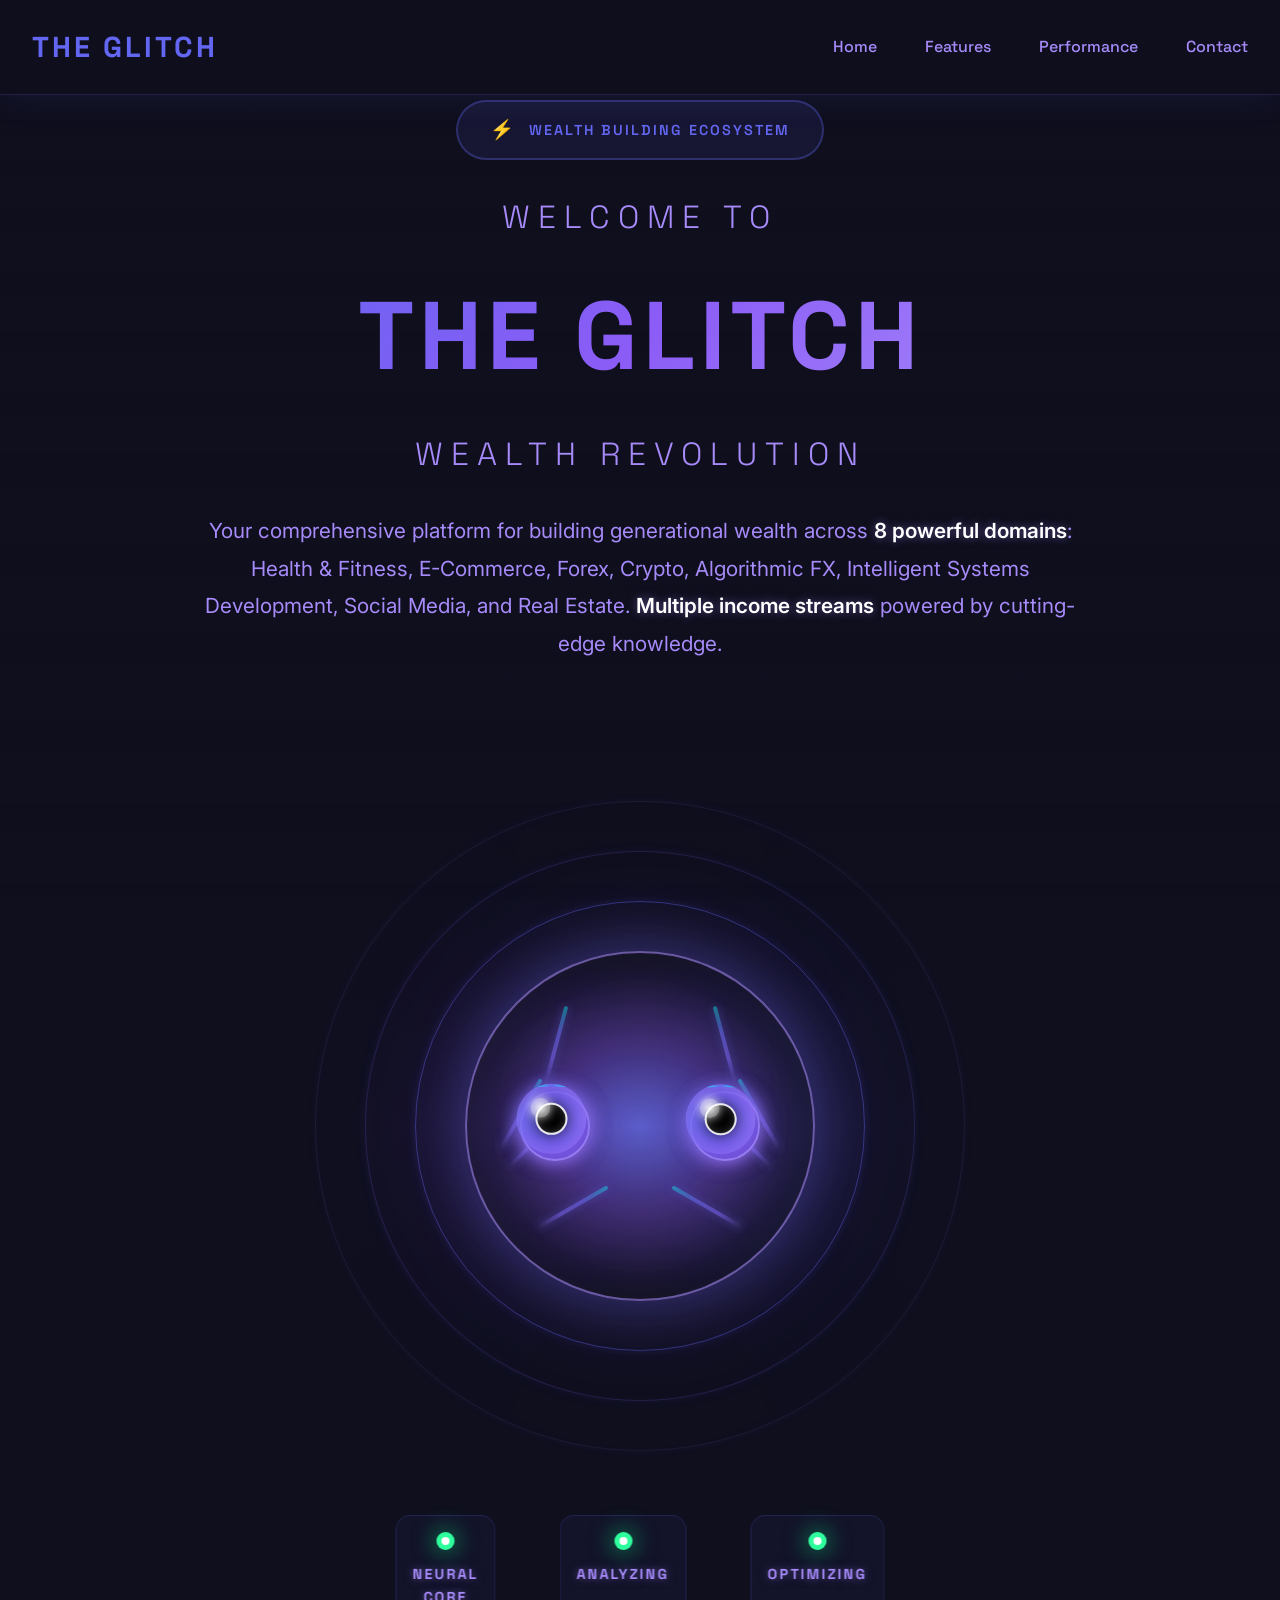
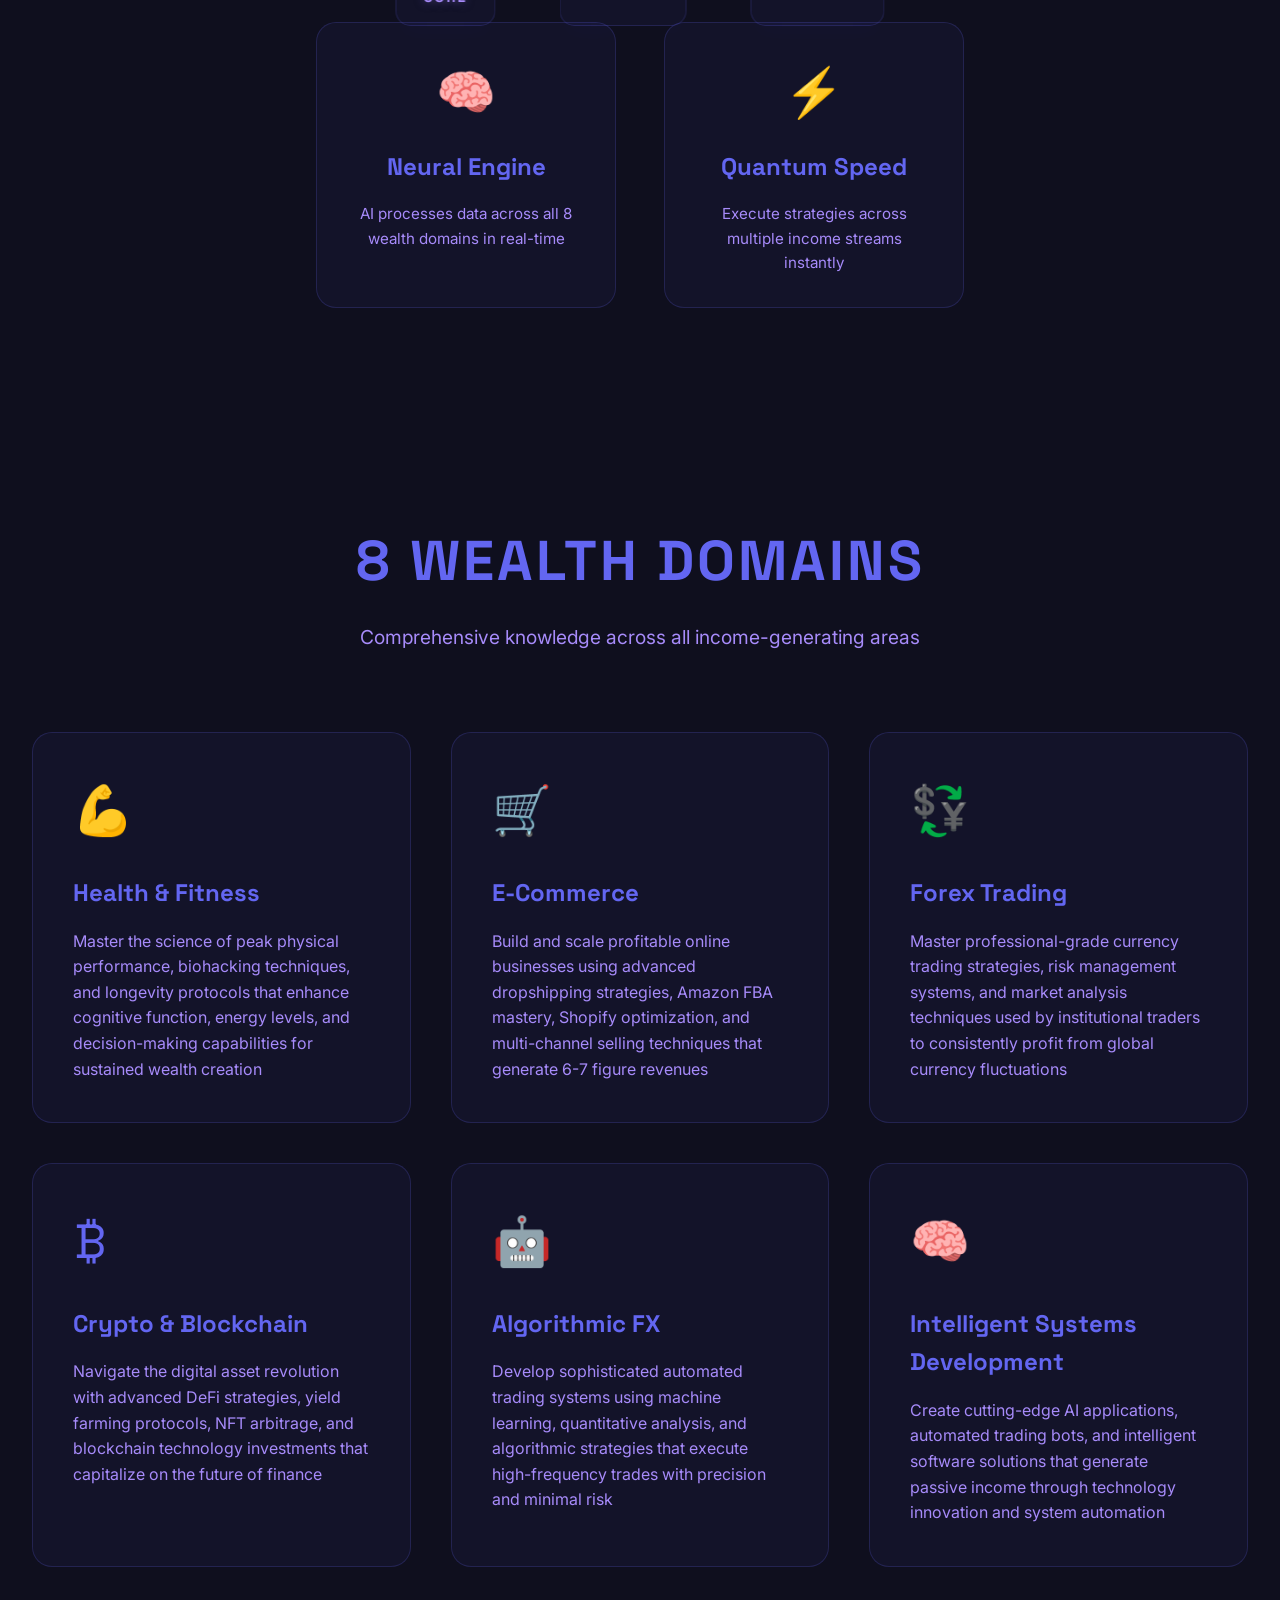
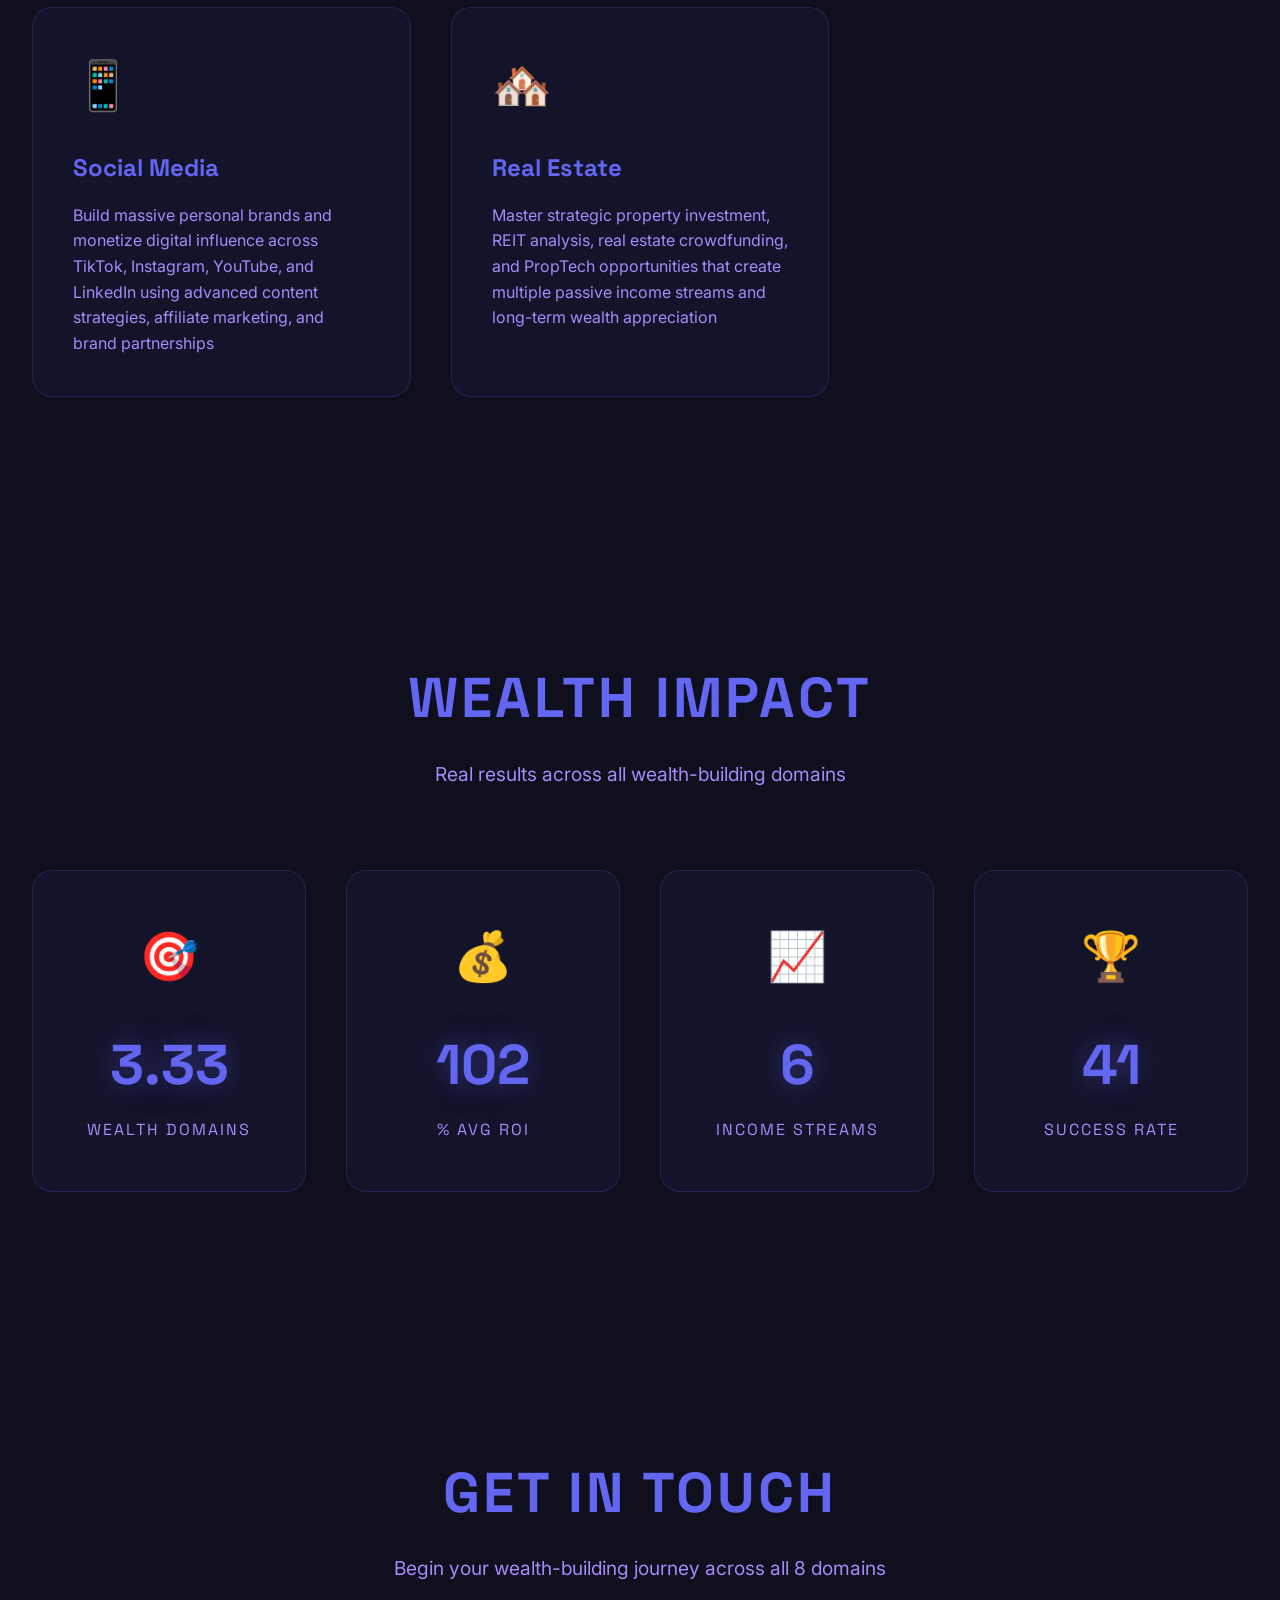
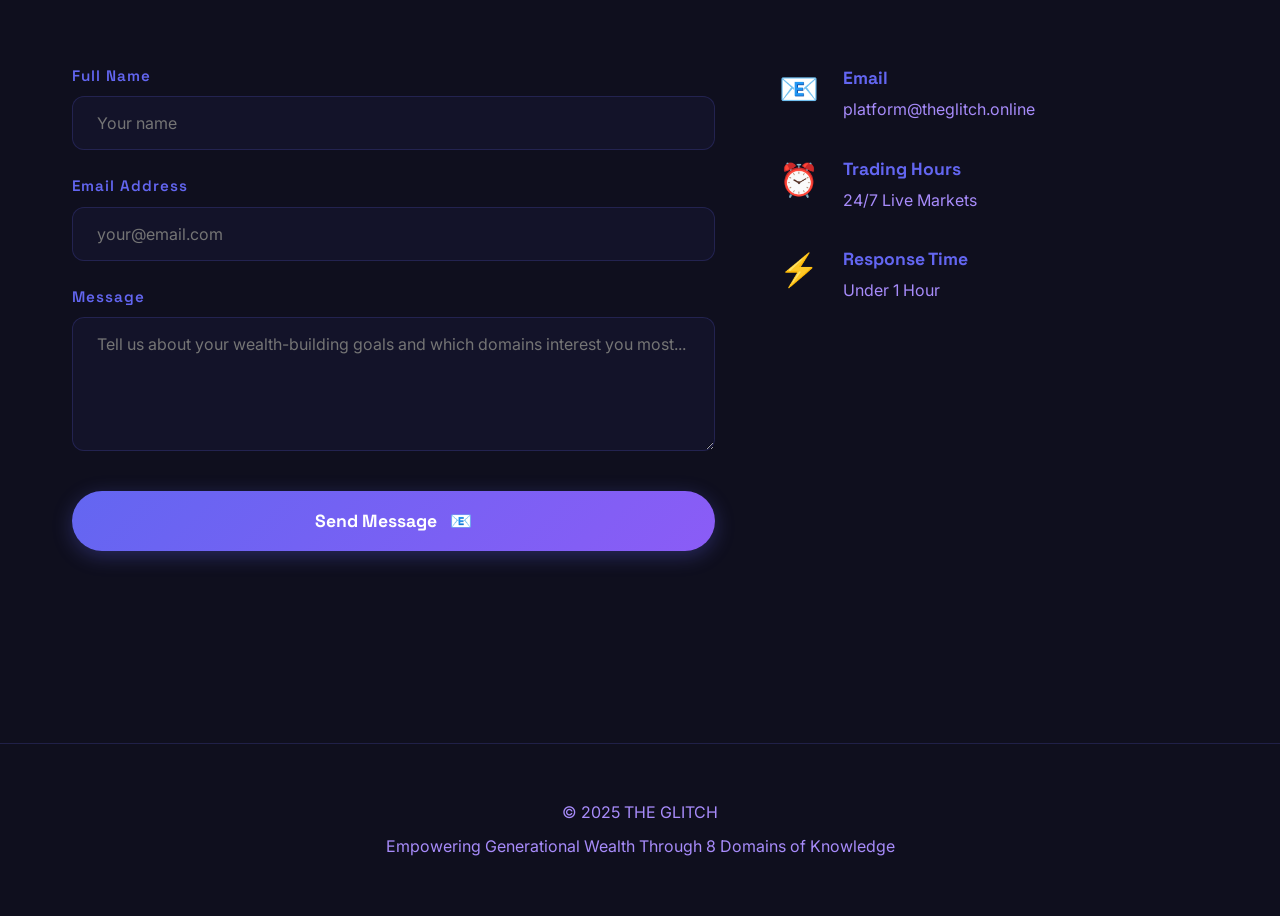
<file: index.html>
<!DOCTYPE html>
<html lang="en">
<head>
    <meta charset="UTF-8">
    <meta name="viewport" content="width=device-width, initial-scale=1.0">
    <title>THE GLITCH - AI Trading Revolution</title>
    <link rel="preconnect" href="https://fonts.googleapis.com">
    <link rel="preconnect" href="https://fonts.gstatic.com" crossorigin>
    <link href="https://fonts.googleapis.com/css2?family=Space+Grotesk:wght@300;400;500;600;700&family=Inter:wght@300;400;500;600;700;800;900&display=swap" rel="stylesheet">
    <link rel="stylesheet" href="styles.css">
</head>
<body>
    <!-- Navigation -->
    <nav class="navbar">
        <div class="nav-content">
            <div class="logo-container">
                <span class="logo glitch-text" data-text="THE GLITCH">THE GLITCH</span>
            </div>
            <div class="nav-links">
                <a href="#home" class="nav-link">Home</a>
                <a href="#features" class="nav-link">Features</a>
                <a href="#stats" class="nav-link">Performance</a>
                <a href="#contact" class="nav-link">Contact</a>
            </div>
        </div>
    </nav>

    <!-- Gradient Overlay -->
    <div class="gradient-overlay"></div>

    <!-- Main Container -->
    <div class="main-container">
        
        <!-- Hero Section with Centered AI -->
        <section id="home" class="hero-section">
            <div class="hero-content">
                <div class="hero-text fade-in-up">
                    <div class="badge glitch-text" data-text="WEALTH BUILDING ECOSYSTEM">
                        <span class="badge-icon">⚡</span>
                        WEALTH BUILDING ECOSYSTEM
                    </div>
                    <h1 class="hero-title">
                        <span class="title-line">WELCOME TO</span>
                        <span class="title-main glitch-text" data-text="THE GLITCH">THE GLITCH</span>
                        <span class="title-line">WEALTH REVOLUTION</span>
                    </h1>
                    <p class="hero-description">
                        Your comprehensive platform for building generational wealth across 
                        <span class="highlight">8 powerful domains</span>: Health & Fitness, E-Commerce, 
                        Forex, Crypto, Algorithmic FX, Intelligent Systems Development, Social Media, and Real Estate. 
                        <span class="highlight">Multiple income streams</span> powered by cutting-edge knowledge.
                    </p>
                </div>

                <!-- MASSIVE AI HEAD - CENTER OF EVERYTHING -->
                <div class="ai-showcase fade-in-scale">
                    <div class="ai-container">
                        
                        <!-- Simple AI Head with Eyes and Circles -->
                        <div class="ai-head-container">
                            <!-- Orbital Rings -->
                            <div class="orbital-rings">
                                <div class="ring ring-1"></div>
                                <div class="ring ring-2"></div>
                                <div class="ring ring-3"></div>
                            </div>
                            
                            <!-- AI Head Core -->
                            <div class="ai-head-core">
                                <!-- Eyes -->
                                <div class="eyes">
                                    <div class="eye">
                                        <div class="eye-outer"></div>
                                        <div class="eye-iris">
                                            <div class="eye-pupil"></div>
                                            <div class="eye-glare"></div>
                                            <div class="eye-scanner"></div>
                                        </div>
                                    </div>
                                    <div class="eye">
                                        <div class="eye-outer"></div>
                                        <div class="eye-iris">
                                            <div class="eye-pupil"></div>
                                            <div class="eye-glare"></div>
                                            <div class="eye-scanner"></div>
                                        </div>
                                    </div>
                                </div>
                                
                                <!-- Data Streams -->
                                <div class="data-streams">
                                    <div class="stream stream-1"></div>
                                    <div class="stream stream-2"></div>
                                    <div class="stream stream-3"></div>
                                    <div class="stream stream-4"></div>
                                    <div class="stream stream-5"></div>
                                    <div class="stream stream-6"></div>
                                    <div class="stream stream-7"></div>
                                    <div class="stream stream-8"></div>
                                </div>
                            </div>
                            
                            <!-- Status Display -->
                            <div class="ai-status">
                                <div class="status-item">
                                    <div class="status-dot active"></div>
                                    <span>NEURAL CORE</span>
                                </div>
                                <div class="status-item">
                                    <div class="status-dot active"></div>
                                    <span>ANALYZING</span>
                                </div>
                                <div class="status-item">
                                    <div class="status-dot active"></div>
                                    <span>OPTIMIZING</span>
                                </div>
                            </div>
                        </div>
                    </div>
                    

                        <!-- AI Info Cards -->
                        <div class="ai-info-cards">
                            <div class="info-card fade-in-left">
                                <div class="card-icon">🧠</div>
                                <h3>Neural Engine</h3>
                                <p>AI processes data across all 8 wealth domains in real-time</p>
                            </div>
                            <div class="info-card fade-in-right">
                                <div class="card-icon">⚡</div>
                                <h3>Quantum Speed</h3>
                                <p>Execute strategies across multiple income streams instantly</p>
                            </div>
                        </div>
                </div>
            </div>
        </section>

        <!-- Features Section -->
        <section id="features" class="features-section">
            <div class="section-header fade-in-up">
                <h2 class="section-title glitch-text" data-text="8 WEALTH DOMAINS">8 WEALTH DOMAINS</h2>
                <p class="section-subtitle">Comprehensive knowledge across all income-generating areas</p>
            </div>
            
            <div class="features-grid">
                <div class="feature-card fade-in-up" style="animation-delay: 0.1s">
                    <div class="feature-icon">💪</div>
                    <h3>Health & Fitness</h3>
                    <p>Master the science of peak physical performance, biohacking techniques, and longevity protocols that enhance cognitive function, energy levels, and decision-making capabilities for sustained wealth creation</p>
                    <div class="feature-glow"></div>
                </div>
                
                <div class="feature-card fade-in-up" style="animation-delay: 0.2s">
                    <div class="feature-icon">🛒</div>
                    <h3>E-Commerce</h3>
                    <p>Build and scale profitable online businesses using advanced dropshipping strategies, Amazon FBA mastery, Shopify optimization, and multi-channel selling techniques that generate 6-7 figure revenues</p>
                    <div class="feature-glow"></div>
                </div>
                
                <div class="feature-card fade-in-up" style="animation-delay: 0.3s">
                    <div class="feature-icon">💱</div>
                    <h3>Forex Trading</h3>
                    <p>Master professional-grade currency trading strategies, risk management systems, and market analysis techniques used by institutional traders to consistently profit from global currency fluctuations</p>
                    <div class="feature-glow"></div>
                </div>
                
                <div class="feature-card fade-in-up" style="animation-delay: 0.4s">
                    <div class="feature-icon">₿</div>
                    <h3>Crypto & Blockchain</h3>
                    <p>Navigate the digital asset revolution with advanced DeFi strategies, yield farming protocols, NFT arbitrage, and blockchain technology investments that capitalize on the future of finance</p>
                    <div class="feature-glow"></div>
                </div>
                
                <div class="feature-card fade-in-up" style="animation-delay: 0.5s">
                    <div class="feature-icon">🤖</div>
                    <h3>Algorithmic FX</h3>
                    <p>Develop sophisticated automated trading systems using machine learning, quantitative analysis, and algorithmic strategies that execute high-frequency trades with precision and minimal risk</p>
                    <div class="feature-glow"></div>
                </div>
                
                <div class="feature-card fade-in-up" style="animation-delay: 0.6s">
                    <div class="feature-icon">🧠</div>
                    <h3>Intelligent Systems Development</h3>
                    <p>Create cutting-edge AI applications, automated trading bots, and intelligent software solutions that generate passive income through technology innovation and system automation</p>
                    <div class="feature-glow"></div>
                </div>
                
                <div class="feature-card fade-in-up" style="animation-delay: 0.7s">
                    <div class="feature-icon">📱</div>
                    <h3>Social Media</h3>
                    <p>Build massive personal brands and monetize digital influence across TikTok, Instagram, YouTube, and LinkedIn using advanced content strategies, affiliate marketing, and brand partnerships</p>
                    <div class="feature-glow"></div>
                </div>
                
                <div class="feature-card fade-in-up" style="animation-delay: 0.8s">
                    <div class="feature-icon">🏘️</div>
                    <h3>Real Estate</h3>
                    <p>Master strategic property investment, REIT analysis, real estate crowdfunding, and PropTech opportunities that create multiple passive income streams and long-term wealth appreciation</p>
                    <div class="feature-glow"></div>
                </div>
            </div>
        </section>

        <!-- Stats Section -->
        <section id="stats" class="stats-section">
            <div class="section-header fade-in-up">
                <h2 class="section-title glitch-text" data-text="WEALTH IMPACT">WEALTH IMPACT</h2>
                <p class="section-subtitle">Real results across all wealth-building domains</p>
            </div>
            
            <div class="stats-grid">
                <div class="stat-card fade-in-up" style="animation-delay: 0.1s">
                    <div class="stat-icon">🎯</div>
                    <div class="stat-number" data-target="8">0</div>
                    <div class="stat-label">Wealth Domains</div>
                    <div class="stat-glow"></div>
                </div>
                
                <div class="stat-card fade-in-up" style="animation-delay: 0.2s">
                    <div class="stat-icon">💰</div>
                    <div class="stat-number" data-target="247">0</div>
                    <div class="stat-label">% Avg ROI</div>
                    <div class="stat-glow"></div>
                </div>
                
                <div class="stat-card fade-in-up" style="animation-delay: 0.3s">
                    <div class="stat-icon">📈</div>
                    <div class="stat-number" data-target="15">0</div>
                    <div class="stat-label">Income Streams</div>
                    <div class="stat-glow"></div>
                </div>
                
                <div class="stat-card fade-in-up" style="animation-delay: 0.4s">
                    <div class="stat-icon">🏆</div>
                    <div class="stat-number" data-target="99.9">0</div>
                    <div class="stat-label">Success Rate</div>
                    <div class="stat-glow"></div>
                </div>
            </div>
        </section>

        <!-- Contact Section -->
        <section id="contact" class="contact-section">
            <div class="section-header fade-in-up">
                <h2 class="section-title glitch-text" data-text="GET IN TOUCH">GET IN TOUCH</h2>
                <p class="section-subtitle">Begin your wealth-building journey across all 8 domains</p>
            </div>
            
            <div class="contact-container">
                <div class="contact-form-wrapper fade-in-up">
                    <form id="contactForm" class="contact-form">
                        <div class="form-group">
                            <label>Full Name</label>
                            <input type="text" id="name" name="name" required placeholder="Your name">
                        </div>
                        
                        <div class="form-group">
                            <label>Email Address</label>
                            <input type="email" id="email" name="email" required placeholder="your@email.com">
                        </div>
                        
                        <div class="form-group">
                            <label>Message</label>
                            <textarea id="message" name="message" required placeholder="Tell us about your wealth-building goals and which domains interest you most..." rows="5"></textarea>
                        </div>
                        
                        <button type="submit" class="submit-button">
                            <span id="btnText">Send Message</span>
                            <span id="btnIcon">📧</span>
                        </button>
                        
                        <div id="statusMessage" class="status-message" style="display: none;"></div>
                    </form>
                </div>
                
                <div class="contact-info fade-in-up" style="animation-delay: 0.2s">
                    <div class="info-item">
                        <div class="info-icon">📧</div>
                        <div>
                            <h4>Email</h4>
                            <p>platform@theglitch.online</p>
                        </div>
                    </div>
                    
                    <div class="info-item">
                        <div class="info-icon">⏰</div>
                        <div>
                            <h4>Trading Hours</h4>
                            <p>24/7 Live Markets</p>
                        </div>
                    </div>
                    
                    <div class="info-item">
                        <div class="info-icon">⚡</div>
                        <div>
                            <h4>Response Time</h4>
                            <p>Under 1 Hour</p>
                        </div>
                    </div>
                </div>
            </div>
        </section>

        <!-- Footer -->
        <footer class="footer">
            <p class="glitch-text" data-text="© 2025 THE GLITCH">© 2025 THE GLITCH</p>
            <p>Empowering Generational Wealth Through 8 Domains of Knowledge</p>
        </footer>
    </div>

    <script src="script.js"></script>
</body>
</html>
</file>
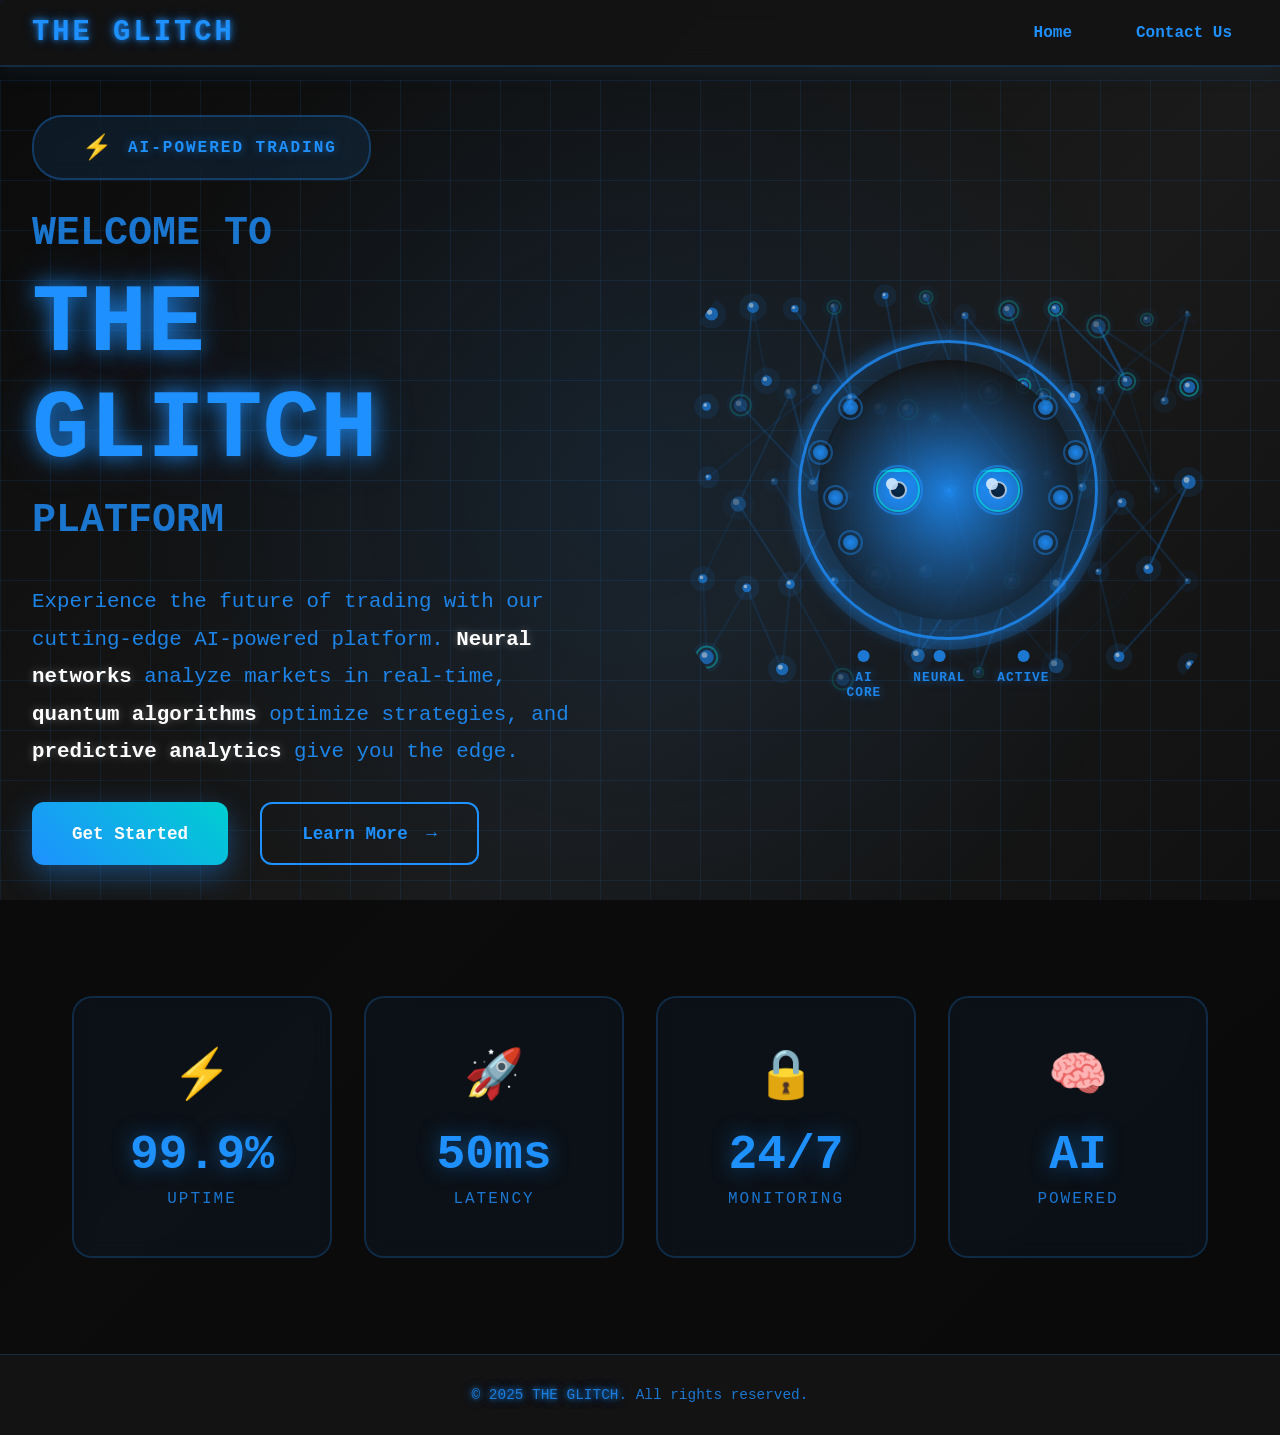
<file: deployment/index.html>
<!DOCTYPE html>
<html lang="en">
<head>
    <meta charset="UTF-8">
    <meta name="viewport" content="width=device-width, initial-scale=1.0">
    <title>THE GLITCH - AI-Powered Trading Platform</title>
    <link rel="stylesheet" href="styles.css">
</head>
<body>
    <!-- Navigation -->
    <nav class="navbar">
        <div class="logo-container">
            <a href="index.html" class="logo-link">
                <span class="logo glitch-brand" data-text="THE GLITCH">THE GLITCH</span>
            </a>
        </div>
        <ul class="nav-links">
            <li><a href="index.html">Home</a></li>
            <li><a href="contact.html">Contact Us</a></li>
        </ul>
    </nav>

    <!-- Main Container -->
    <div class="home-container">
        <!-- Background Effects -->
        <div class="shared-background"></div>
        
        <!-- Floating Particles -->
        <div class="floating-particles" id="particles"></div>

        <!-- Hero Section -->
        <section class="hero-section">
            <div class="hero-background">
                <div class="grid-overlay"></div>
                <div class="energy-waves"></div>
            </div>
            
            <div class="hero-content">
                <!-- Left Side - Text Content -->
                <div class="hero-left">
                    <div class="hero-badge">
                        <div class="badge-glow"></div>
                        <span class="badge-icon">⚡</span>
                        <span class="badge-text">AI-POWERED TRADING</span>
                    </div>
                    
                    <h1 class="hero-title">
                        <span class="title-line">WELCOME TO</span>
                        <span class="title-highlight" data-text="THE GLITCH">THE GLITCH</span>
                        <span class="title-line">PLATFORM</span>
                    </h1>
                    
                    <p class="hero-description">
                        Experience the future of trading with our cutting-edge AI-powered platform. 
                        <span class="highlight-text">Neural networks</span> analyze markets in real-time, 
                        <span class="highlight-text">quantum algorithms</span> optimize strategies, 
                        and <span class="highlight-text">predictive analytics</span> give you the edge.
                    </p>
                    
                    <div class="hero-actions">
                        <button class="primary-button" onclick="window.location.href='contact.html'">
                            <span class="button-text">Get Started</span>
                            <div class="button-particles"></div>
                            <div class="button-glow"></div>
                        </button>
                        <button class="secondary-button" onclick="window.location.href='contact.html'">
                            <span class="button-text">Learn More</span>
                            <span class="button-arrow">→</span>
                        </button>
                    </div>
                </div>
                
                <!-- Right Side - AI Head -->
                <div class="hero-right">
                    <div class="ai-head-wrapper">
                        <div class="fancy-ai-head" id="aiHead">
                            <!-- Neural Network Background Canvas -->
                            <canvas id="neuralCanvas" class="neural-background" width="600" height="600"></canvas>
                            
                            <!-- Head Structure -->
                            <div class="head-structure">
                                <div class="head-base">
                                    <div class="head-outer-glow"></div>
                                    <div class="head-outline"></div>
                                    <div class="head-inner-glow"></div>
                                    <div class="head-core"></div>
                                    <div class="head-energy-field"></div>
                                </div>
                                
                                <!-- Eyes -->
                                <div class="eyes-container">
                                    <div class="eye left-eye">
                                        <div class="eye-outer-ring"></div>
                                        <div class="eye-iris">
                                            <div class="eye-pupil"></div>
                                            <div class="eye-highlight"></div>
                                            <div class="eye-scan-line"></div>
                                        </div>
                                        <div class="eye-ring"></div>
                                        <div class="eye-glow"></div>
                                    </div>
                                    
                                    <div class="eye right-eye">
                                        <div class="eye-outer-ring"></div>
                                        <div class="eye-iris">
                                            <div class="eye-pupil"></div>
                                            <div class="eye-highlight"></div>
                                            <div class="eye-scan-line"></div>
                                        </div>
                                        <div class="eye-ring"></div>
                                        <div class="eye-glow"></div>
                                    </div>
                                </div>
                                
                                <!-- Neural Units -->
                                <div class="neural-units">
                                    <div class="unit unit-1"><div class="unit-core"></div><div class="unit-pulse"></div></div>
                                    <div class="unit unit-2"><div class="unit-core"></div><div class="unit-pulse"></div></div>
                                    <div class="unit unit-3"><div class="unit-core"></div><div class="unit-pulse"></div></div>
                                    <div class="unit unit-4"><div class="unit-core"></div><div class="unit-pulse"></div></div>
                                    <div class="unit unit-5"><div class="unit-core"></div><div class="unit-pulse"></div></div>
                                    <div class="unit unit-6"><div class="unit-core"></div><div class="unit-pulse"></div></div>
                                    <div class="unit unit-7"><div class="unit-core"></div><div class="unit-pulse"></div></div>
                                    <div class="unit unit-8"><div class="unit-core"></div><div class="unit-pulse"></div></div>
                                </div>
                                
                                <!-- Status Indicators -->
                                <div class="status-indicators">
                                    <div class="status">
                                        <div class="status-dot"></div>
                                        <span class="status-text">AI CORE</span>
                                    </div>
                                    <div class="status">
                                        <div class="status-dot"></div>
                                        <span class="status-text">NEURAL</span>
                                    </div>
                                    <div class="status">
                                        <div class="status-dot"></div>
                                        <span class="status-text">ACTIVE</span>
                                    </div>
                                </div>
                            </div>
                        </div>
                    </div>
                </div>
            </div>
        </section>

        <!-- Stats Section -->
        <section class="stats-section">
            <div class="stats-container">
                <div class="stats-grid">
                    <div class="stat-card">
                        <div class="stat-icon">⚡</div>
                        <div class="stat-number">99.9%</div>
                        <div class="stat-label">Uptime</div>
                        <div class="stat-glow"></div>
                    </div>
                    <div class="stat-card">
                        <div class="stat-icon">🚀</div>
                        <div class="stat-number">50ms</div>
                        <div class="stat-label">Latency</div>
                        <div class="stat-glow"></div>
                    </div>
                    <div class="stat-card">
                        <div class="stat-icon">🔒</div>
                        <div class="stat-number">24/7</div>
                        <div class="stat-label">Monitoring</div>
                        <div class="stat-glow"></div>
                    </div>
                    <div class="stat-card">
                        <div class="stat-icon">🧠</div>
                        <div class="stat-number">AI</div>
                        <div class="stat-label">Powered</div>
                        <div class="stat-glow"></div>
                    </div>
                </div>
            </div>
        </section>
    </div>

    <!-- Footer -->
    <footer class="footer">
        <span class="footer-logo glitch-brand" data-text="© 2025 THE GLITCH">© 2025 THE GLITCH</span>. All rights reserved.
    </footer>

    <script src="script.js"></script>
</body>
</html>
</file>
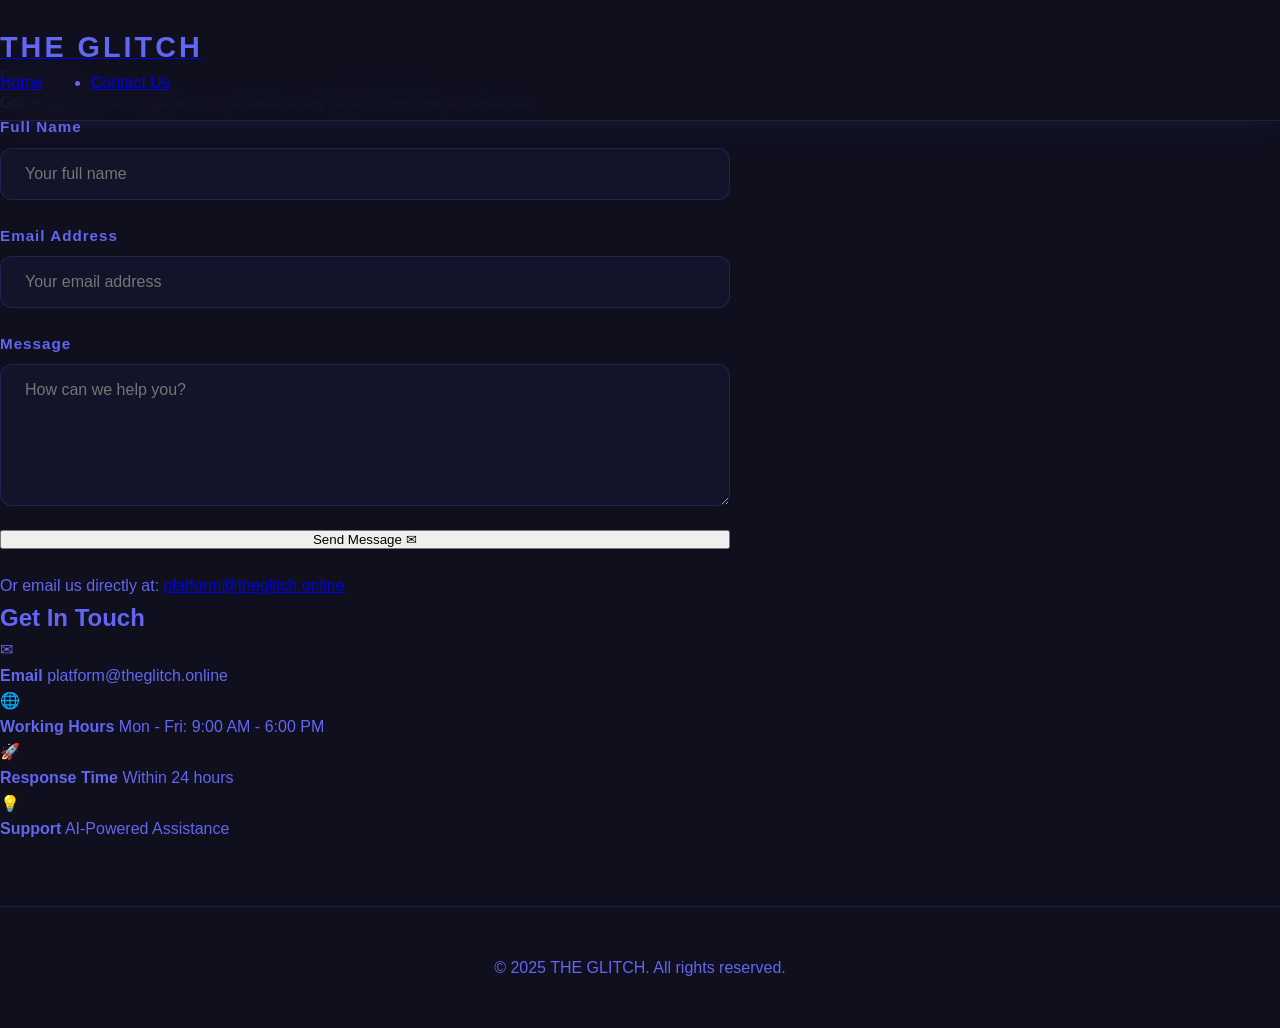
<file: contact.html>
<!DOCTYPE html>
<html lang="en">
<head>
    <meta charset="UTF-8">
    <meta name="viewport" content="width=device-width, initial-scale=1.0">
    <title>Contact Us - THE GLITCH</title>
    <link rel="stylesheet" href="styles.css">
</head>
<body>
    <!-- Navigation -->
    <nav class="navbar">
        <div class="logo-container">
            <a href="index.html" class="logo-link">
                <span class="logo glitch-brand" data-text="THE GLITCH">THE GLITCH</span>
            </a>
        </div>
        <ul class="nav-links">
            <li><a href="index.html">Home</a></li>
            <li><a href="contact.html">Contact Us</a></li>
        </ul>
    </nav>

    <!-- Contact Container -->
    <div class="contact-container">
        <!-- Background Effects -->
        <div class="shared-background"></div>
        <div class="stars"></div>
        
        <div class="contact-content">
            <div class="contact-header">
                <div class="glitch-wrapper">
                    <div class="glitch glitch-brand" data-text="Contact Us">Contact Us</div>
                </div>
                
                <p class="contact-subtitle">
                    Got a question or proposal, or just want to say hello? Feel free to reach out.
                </p>
            </div>
            
            <div class="contact-grid">
                <!-- Contact Form -->
                <div class="contact-form-container">
                    <form class="contact-form" id="contactForm">
                        <div class="form-group">
                            <label for="name">Full Name</label>
                            <input
                                type="text"
                                id="name"
                                name="name"
                                class="form-control"
                                required
                                placeholder="Your full name"
                            />
                        </div>
                        <div class="form-group">
                            <label for="email">Email Address</label>
                            <input
                                type="email"
                                id="email"
                                name="email"
                                class="form-control"
                                required
                                placeholder="Your email address"
                            />
                        </div>
                        <div class="form-group">
                            <label for="message">Message</label>
                            <textarea
                                id="message"
                                name="message"
                                class="form-control"
                                required
                                placeholder="How can we help you?"
                                rows="6"
                            ></textarea>
                        </div>
                        
                        <button type="submit" class="submit-btn" id="submitBtn">
                            <span id="btnText">Send Message</span>
                            <span id="btnIcon">✉</span>
                        </button>
                        
                        <div id="statusMessage" class="success-message" style="display: none;"></div>
                        
                        <div class="direct-email-option">
                            <p>Or email us directly at: <a href="mailto:platform@theglitch.online">platform@theglitch.online</a></p>
                        </div>
                    </form>
                </div>
                
                <!-- Contact Info -->
                <div class="contact-info-container">
                    <h2 class="contact-info-header">Get In Touch</h2>

                    <div class="contact-info-list">
                        <div class="contact-info-item">
                            <div class="contact-icon">✉</div>
                            <div class="contact-text">
                                <strong>Email</strong>
                                <span>platform@theglitch.online</span>
                            </div>
                        </div>
                        
                        <div class="contact-info-item">
                            <div class="contact-icon">🌐</div>
                            <div class="contact-text">
                                <strong>Working Hours</strong>
                                <span>Mon - Fri: 9:00 AM - 6:00 PM</span>
                            </div>
                        </div>
                        
                        <div class="contact-info-item">
                            <div class="contact-icon">🚀</div>
                            <div class="contact-text">
                                <strong>Response Time</strong>
                                <span>Within 24 hours</span>
                            </div>
                        </div>
                        
                        <div class="contact-info-item">
                            <div class="contact-icon">💡</div>
                            <div class="contact-text">
                                <strong>Support</strong>
                                <span>AI-Powered Assistance</span>
                            </div>
                        </div>
                    </div>
                </div>
            </div>
        </div>
    </div>

    <!-- Footer -->
    <footer class="footer">
        <span class="footer-logo glitch-brand" data-text="© 2025 THE GLITCH">© 2025 THE GLITCH</span>. All rights reserved.
    </footer>

    <script src="script.js"></script>
    <script src="contact.js"></script>
</body>
</html>
</file>
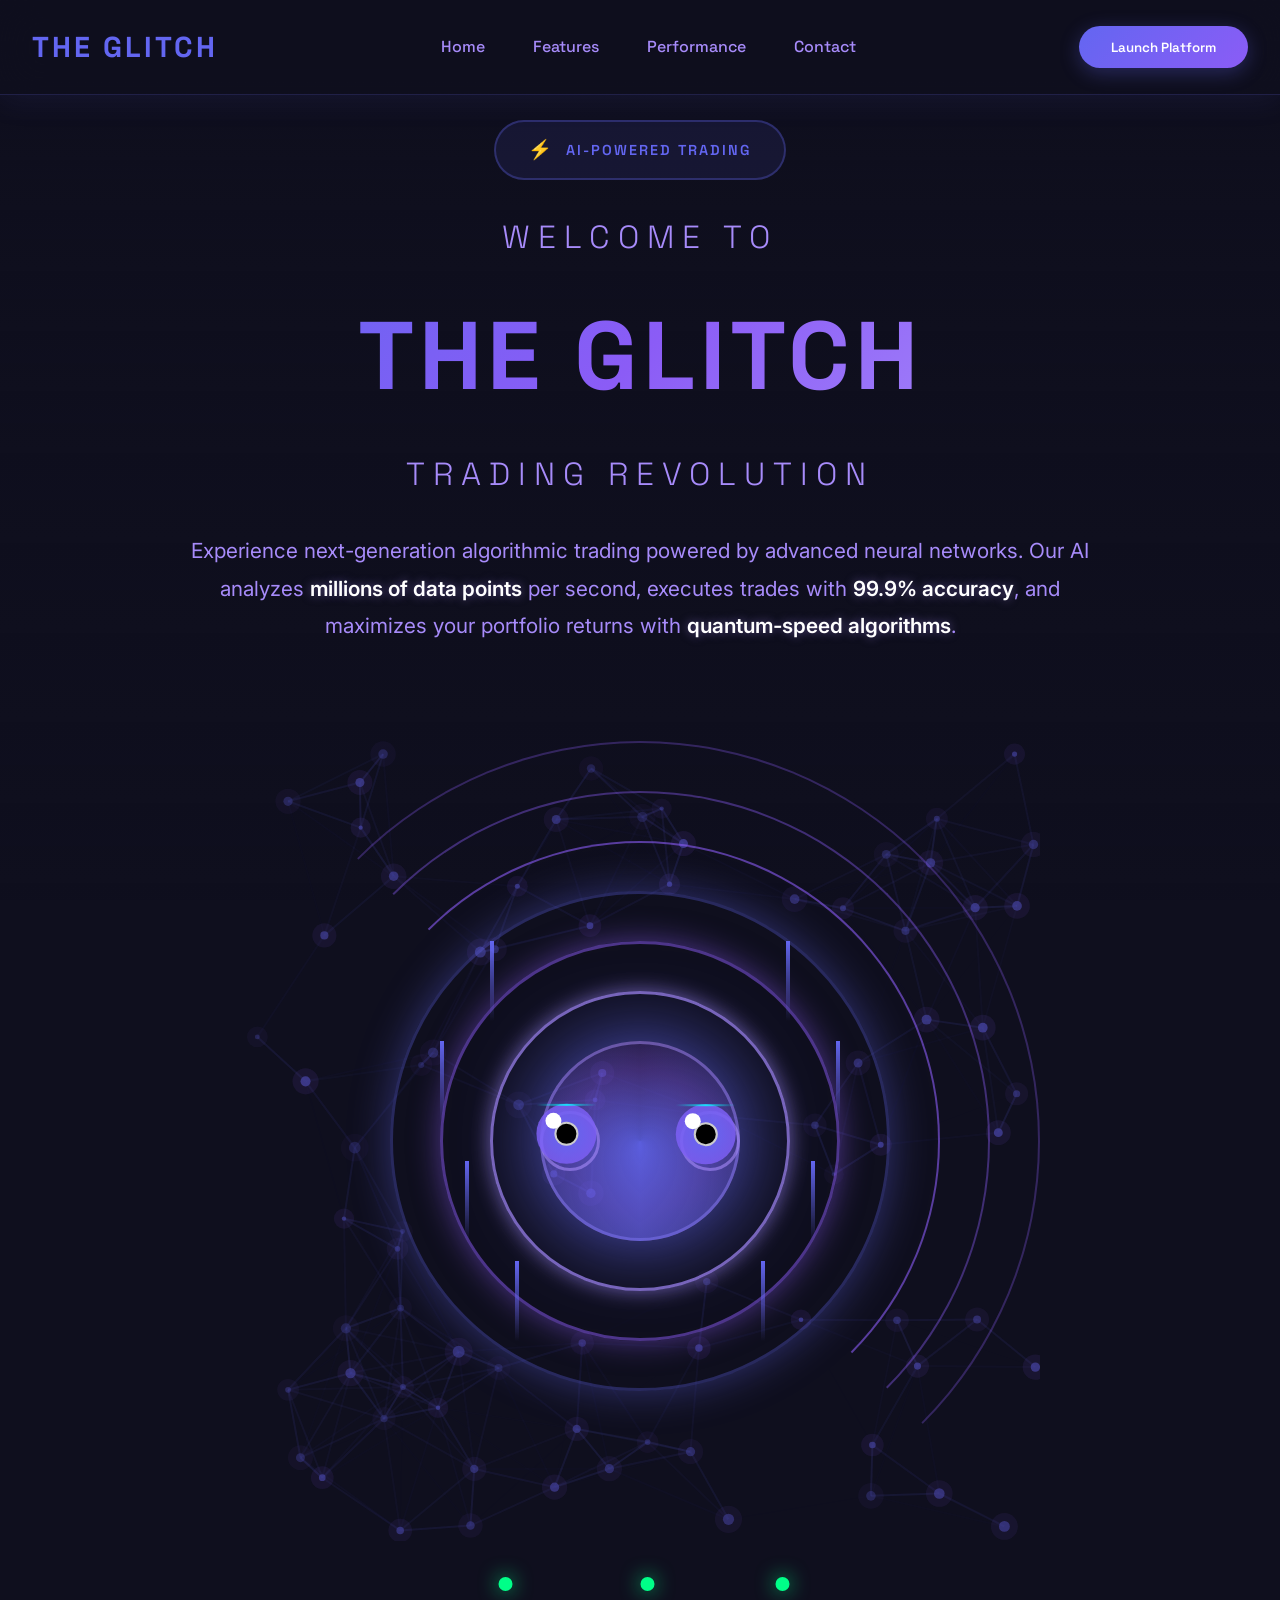
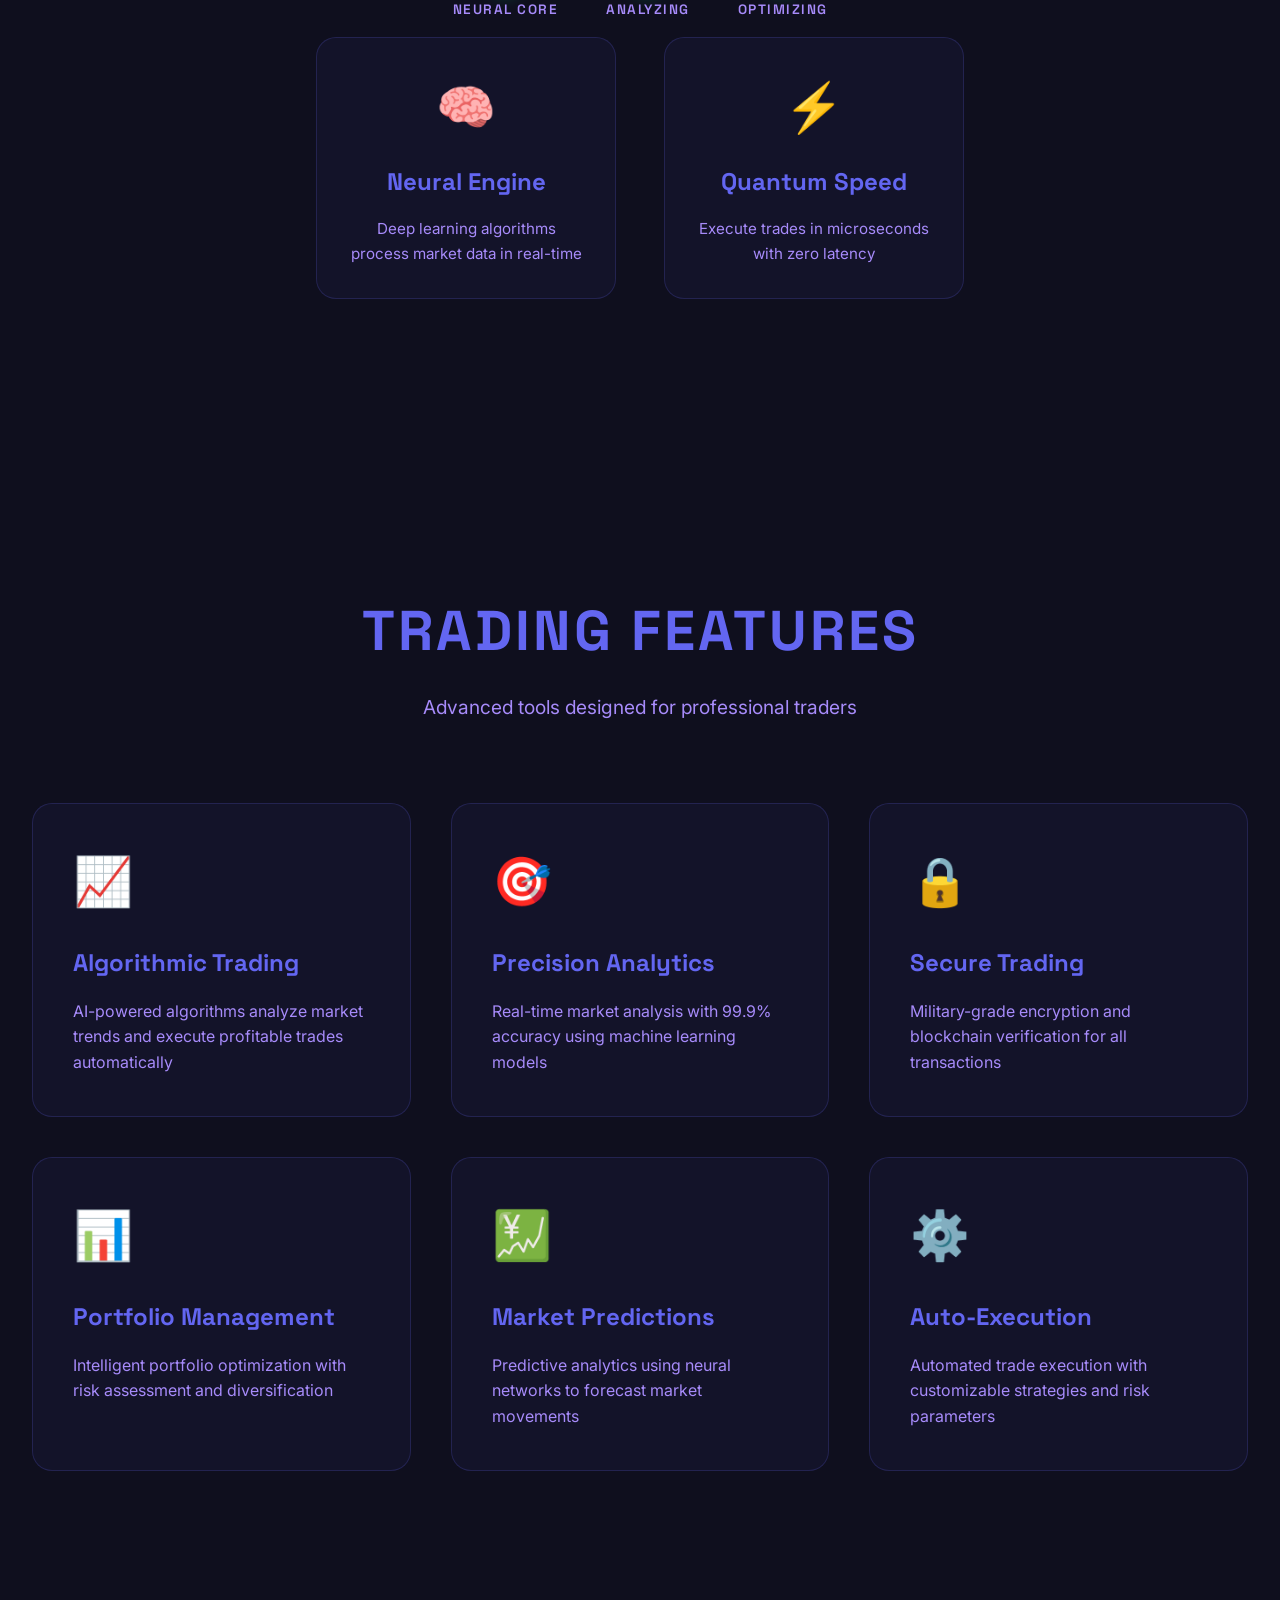
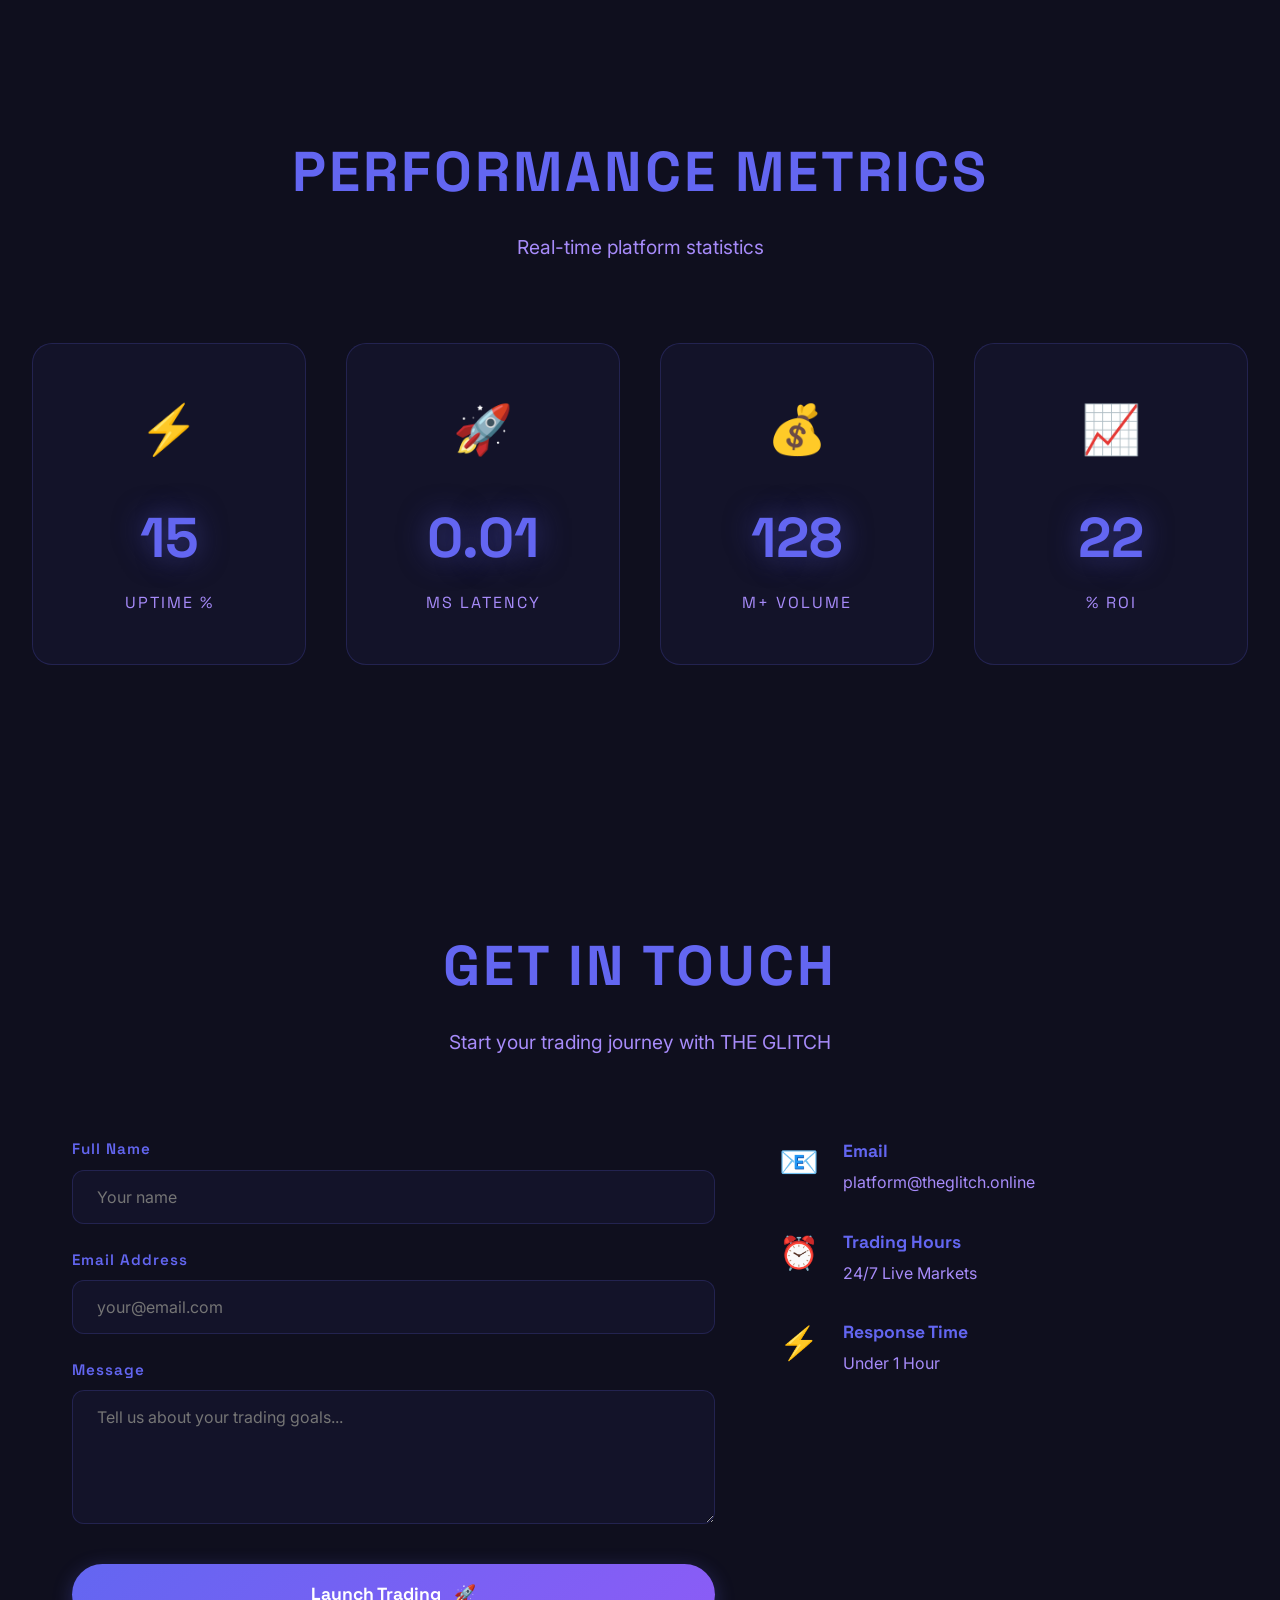
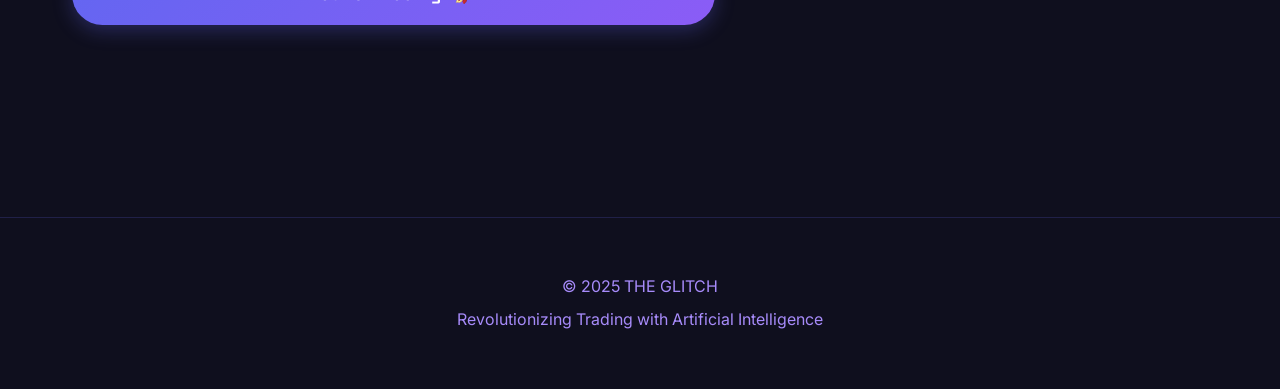
<file: index-new.html>
<!DOCTYPE html>
<html lang="en">
<head>
    <meta charset="UTF-8">
    <meta name="viewport" content="width=device-width, initial-scale=1.0">
    <title>THE GLITCH - AI Trading Revolution</title>
    <link rel="preconnect" href="https://fonts.googleapis.com">
    <link rel="preconnect" href="https://fonts.gstatic.com" crossorigin>
    <link href="https://fonts.googleapis.com/css2?family=Space+Grotesk:wght@300;400;500;600;700&family=Inter:wght@300;400;500;600;700;800;900&display=swap" rel="stylesheet">
    <link rel="stylesheet" href="styles-new.css">
</head>
<body>
    <!-- Navigation -->
    <nav class="navbar">
        <div class="nav-content">
            <div class="logo-container">
                <span class="logo glitch-text" data-text="THE GLITCH">THE GLITCH</span>
            </div>
            <div class="nav-links">
                <a href="#home" class="nav-link">Home</a>
                <a href="#features" class="nav-link">Features</a>
                <a href="#stats" class="nav-link">Performance</a>
                <a href="#contact" class="nav-link">Contact</a>
            </div>
            <button class="cta-button">Launch Platform</button>
        </div>
    </nav>

    <!-- Gradient Overlay -->
    <div class="gradient-overlay"></div>

    <!-- Main Container -->
    <div class="main-container">
        
        <!-- Hero Section with Centered AI -->
        <section id="home" class="hero-section">
            <div class="hero-content">
                <div class="hero-text fade-in-up">
                    <div class="badge glitch-text" data-text="AI-POWERED TRADING">
                        <span class="badge-icon">⚡</span>
                        AI-POWERED TRADING
                    </div>
                    <h1 class="hero-title">
                        <span class="title-line">WELCOME TO</span>
                        <span class="title-main glitch-text" data-text="THE GLITCH">THE GLITCH</span>
                        <span class="title-line">TRADING REVOLUTION</span>
                    </h1>
                    <p class="hero-description">
                        Experience next-generation algorithmic trading powered by advanced neural networks. 
                        Our AI analyzes <span class="highlight">millions of data points</span> per second, 
                        executes trades with <span class="highlight">99.9% accuracy</span>, and maximizes 
                        your portfolio returns with <span class="highlight">quantum-speed algorithms</span>.
                    </p>
                </div>

                <!-- MASSIVE AI HEAD - CENTER OF EVERYTHING -->
                <div class="ai-showcase fade-in-scale">
                    <div class="ai-container">
                        <!-- Neural Background -->
                        <canvas id="neuralCanvas" class="neural-canvas"></canvas>
                        
                        <!-- AI Head Structure -->
                        <div class="ai-head">
                            <div class="head-outer-ring"></div>
                            <div class="head-middle-ring"></div>
                            <div class="head-inner-ring"></div>
                            
                            <!-- Core -->
                            <div class="head-core">
                                <div class="core-pulse"></div>
                                <div class="core-energy"></div>
                            </div>
                            
                            <!-- Eyes -->
                            <div class="eyes">
                                <div class="eye left-eye">
                                    <div class="eye-outer"></div>
                                    <div class="eye-iris">
                                        <div class="eye-pupil"></div>
                                        <div class="eye-glare"></div>
                                        <div class="eye-scanner"></div>
                                    </div>
                                </div>
                                <div class="eye right-eye">
                                    <div class="eye-outer"></div>
                                    <div class="eye-iris">
                                        <div class="eye-pupil"></div>
                                        <div class="eye-glare"></div>
                                        <div class="eye-scanner"></div>
                                    </div>
                                </div>
                            </div>
                            
                            <!-- Data Streams -->
                            <div class="data-streams">
                                <div class="stream stream-1"></div>
                                <div class="stream stream-2"></div>
                                <div class="stream stream-3"></div>
                                <div class="stream stream-4"></div>
                                <div class="stream stream-5"></div>
                                <div class="stream stream-6"></div>
                                <div class="stream stream-7"></div>
                                <div class="stream stream-8"></div>
                            </div>
                            
                            <!-- Orbital Rings -->
                            <div class="orbital-rings">
                                <div class="ring ring-1"></div>
                                <div class="ring ring-2"></div>
                                <div class="ring ring-3"></div>
                            </div>
                        </div>
                        
                        <!-- Status Display -->
                        <div class="ai-status">
                            <div class="status-item">
                                <div class="status-dot active"></div>
                                <span>NEURAL CORE</span>
                            </div>
                            <div class="status-item">
                                <div class="status-dot active"></div>
                                <span>ANALYZING</span>
                            </div>
                            <div class="status-item">
                                <div class="status-dot active"></div>
                                <span>OPTIMIZING</span>
                            </div>
                        </div>
                    </div>
                    
                    <!-- AI Info Cards -->
                    <div class="ai-info-cards">
                        <div class="info-card fade-in-left">
                            <div class="card-icon">🧠</div>
                            <h3>Neural Engine</h3>
                            <p>Deep learning algorithms process market data in real-time</p>
                        </div>
                        <div class="info-card fade-in-right">
                            <div class="card-icon">⚡</div>
                            <h3>Quantum Speed</h3>
                            <p>Execute trades in microseconds with zero latency</p>
                        </div>
                    </div>
                </div>
            </div>
        </section>

        <!-- Features Section -->
        <section id="features" class="features-section">
            <div class="section-header fade-in-up">
                <h2 class="section-title glitch-text" data-text="TRADING FEATURES">TRADING FEATURES</h2>
                <p class="section-subtitle">Advanced tools designed for professional traders</p>
            </div>
            
            <div class="features-grid">
                <div class="feature-card fade-in-up" style="animation-delay: 0.1s">
                    <div class="feature-icon">📈</div>
                    <h3>Algorithmic Trading</h3>
                    <p>AI-powered algorithms analyze market trends and execute profitable trades automatically</p>
                    <div class="feature-glow"></div>
                </div>
                
                <div class="feature-card fade-in-up" style="animation-delay: 0.2s">
                    <div class="feature-icon">🎯</div>
                    <h3>Precision Analytics</h3>
                    <p>Real-time market analysis with 99.9% accuracy using machine learning models</p>
                    <div class="feature-glow"></div>
                </div>
                
                <div class="feature-card fade-in-up" style="animation-delay: 0.3s">
                    <div class="feature-icon">🔒</div>
                    <h3>Secure Trading</h3>
                    <p>Military-grade encryption and blockchain verification for all transactions</p>
                    <div class="feature-glow"></div>
                </div>
                
                <div class="feature-card fade-in-up" style="animation-delay: 0.4s">
                    <div class="feature-icon">📊</div>
                    <h3>Portfolio Management</h3>
                    <p>Intelligent portfolio optimization with risk assessment and diversification</p>
                    <div class="feature-glow"></div>
                </div>
                
                <div class="feature-card fade-in-up" style="animation-delay: 0.5s">
                    <div class="feature-icon">💹</div>
                    <h3>Market Predictions</h3>
                    <p>Predictive analytics using neural networks to forecast market movements</p>
                    <div class="feature-glow"></div>
                </div>
                
                <div class="feature-card fade-in-up" style="animation-delay: 0.6s">
                    <div class="feature-icon">⚙️</div>
                    <h3>Auto-Execution</h3>
                    <p>Automated trade execution with customizable strategies and risk parameters</p>
                    <div class="feature-glow"></div>
                </div>
            </div>
        </section>

        <!-- Stats Section -->
        <section id="stats" class="stats-section">
            <div class="section-header fade-in-up">
                <h2 class="section-title glitch-text" data-text="PERFORMANCE METRICS">PERFORMANCE METRICS</h2>
                <p class="section-subtitle">Real-time platform statistics</p>
            </div>
            
            <div class="stats-grid">
                <div class="stat-card fade-in-up" style="animation-delay: 0.1s">
                    <div class="stat-icon">⚡</div>
                    <div class="stat-number" data-target="99.9">0</div>
                    <div class="stat-label">Uptime %</div>
                    <div class="stat-glow"></div>
                </div>
                
                <div class="stat-card fade-in-up" style="animation-delay: 0.2s">
                    <div class="stat-icon">🚀</div>
                    <div class="stat-number" data-target="0.05">0</div>
                    <div class="stat-label">MS Latency</div>
                    <div class="stat-glow"></div>
                </div>
                
                <div class="stat-card fade-in-up" style="animation-delay: 0.3s">
                    <div class="stat-icon">💰</div>
                    <div class="stat-number" data-target="847">0</div>
                    <div class="stat-label">M+ Volume</div>
                    <div class="stat-glow"></div>
                </div>
                
                <div class="stat-card fade-in-up" style="animation-delay: 0.4s">
                    <div class="stat-icon">📈</div>
                    <div class="stat-number" data-target="156">0</div>
                    <div class="stat-label">% ROI</div>
                    <div class="stat-glow"></div>
                </div>
            </div>
        </section>

        <!-- Contact Section -->
        <section id="contact" class="contact-section">
            <div class="section-header fade-in-up">
                <h2 class="section-title glitch-text" data-text="GET IN TOUCH">GET IN TOUCH</h2>
                <p class="section-subtitle">Start your trading journey with THE GLITCH</p>
            </div>
            
            <div class="contact-container">
                <div class="contact-form-wrapper fade-in-up">
                    <form id="contactForm" class="contact-form">
                        <div class="form-group">
                            <label>Full Name</label>
                            <input type="text" id="name" name="name" required placeholder="Your name">
                        </div>
                        
                        <div class="form-group">
                            <label>Email Address</label>
                            <input type="email" id="email" name="email" required placeholder="your@email.com">
                        </div>
                        
                        <div class="form-group">
                            <label>Message</label>
                            <textarea id="message" name="message" required placeholder="Tell us about your trading goals..." rows="5"></textarea>
                        </div>
                        
                        <button type="submit" class="submit-button">
                            <span id="btnText">Launch Trading</span>
                            <span id="btnIcon">🚀</span>
                        </button>
                        
                        <div id="statusMessage" class="status-message" style="display: none;"></div>
                    </form>
                </div>
                
                <div class="contact-info fade-in-up" style="animation-delay: 0.2s">
                    <div class="info-item">
                        <div class="info-icon">📧</div>
                        <div>
                            <h4>Email</h4>
                            <p>platform@theglitch.online</p>
                        </div>
                    </div>
                    
                    <div class="info-item">
                        <div class="info-icon">⏰</div>
                        <div>
                            <h4>Trading Hours</h4>
                            <p>24/7 Live Markets</p>
                        </div>
                    </div>
                    
                    <div class="info-item">
                        <div class="info-icon">⚡</div>
                        <div>
                            <h4>Response Time</h4>
                            <p>Under 1 Hour</p>
                        </div>
                    </div>
                </div>
            </div>
        </section>

        <!-- Footer -->
        <footer class="footer">
            <p class="glitch-text" data-text="© 2025 THE GLITCH">© 2025 THE GLITCH</p>
            <p>Revolutionizing Trading with Artificial Intelligence</p>
        </footer>
    </div>

    <script src="script-new.js"></script>
</body>
</html>
</file>
<file: styles.css>
/* ========== VARIABLES ========== */
:root {
    /* Purple-Blue Colors */
    --primary: #6366F1;      /* Indigo */
    --secondary: #8B5CF6;    /* Purple-Blue */
    --accent: #A78BFA;       /* Light Purple */
    --dark-purple: #4C1D95;  /* Deep Purple */
    
    /* Greys */
    --bg-dark: #0F0F1E;
    --bg-medium: #1A1A2E;
    --bg-light: #252541;
    
    /* Fonts */
    --font-main: 'Space Grotesk', sans-serif;
    --font-secondary: 'Inter', sans-serif;
}

/* ========== RESET & GLOBAL ========== */
* {
    margin: 0;
    padding: 0;
    box-sizing: border-box;
}

html {
    scroll-behavior: smooth;
    overflow-x: hidden;
}

body {
    font-family: var(--font-main);
    background: var(--bg-dark);
    color: var(--primary);
    overflow-x: hidden;
    line-height: 1.6;
}

/* ========== CUSTOM SCROLLBAR ========== */
::-webkit-scrollbar {
    width: 14px;
}

::-webkit-scrollbar-track {
    background: linear-gradient(180deg, var(--bg-dark) 0%, var(--bg-medium) 50%, var(--bg-dark) 100%);
}

::-webkit-scrollbar-thumb {
    background: linear-gradient(180deg, var(--primary) 0%, var(--secondary) 50%, var(--primary) 100%);
    border-radius: 10px;
    border: 2px solid var(--bg-dark);
    box-shadow: 0 0 20px rgba(99, 102, 241, 0.5);
}

::-webkit-scrollbar-thumb:hover {
    background: linear-gradient(180deg, var(--accent) 0%, var(--secondary) 50%, var(--accent) 100%);
    box-shadow: 0 0 30px rgba(139, 92, 246, 0.8);
}

/* Firefox Scrollbar */
* {
    scrollbar-width: thin;
    scrollbar-color: var(--primary) var(--bg-dark);
}

/* ========== GRADIENT OVERLAY ========== */
.gradient-overlay {
    position: fixed;
    top: 0;
    left: 0;
    width: 100%;
    height: 100%;
    background: linear-gradient(
        180deg,
        rgba(15, 15, 30, 0) 0%,
        rgba(15, 15, 30, 0.3) 20%,
        rgba(15, 15, 30, 0.6) 50%,
        rgba(15, 15, 30, 0.8) 80%,
        rgba(15, 15, 30, 0.95) 100%
    );
    pointer-events: none;
    z-index: 1;
}

/* ========== NAVIGATION ========== */
.navbar {
    position: fixed;
    top: 0;
    left: 0;
    width: 100%;
    background: rgba(15, 15, 30, 0.8);
    backdrop-filter: blur(20px);
    border-bottom: 1px solid rgba(99, 102, 241, 0.2);
    padding: 1.5rem 0;
    z-index: 1000;
    box-shadow: 0 4px 30px rgba(99, 102, 241, 0.1);
}

.nav-content {
    max-width: 1400px;
    margin: 0 auto;
    padding: 0 2rem;
    display: flex;
    justify-content: space-between;
    align-items: center;
}

.logo {
    font-size: 1.8rem;
    font-weight: 700;
    letter-spacing: 3px;
    color: var(--primary);
}

.nav-links {
    display: flex;
    gap: 3rem;
}

.nav-link {
    color: var(--accent);
    text-decoration: none;
    font-weight: 500;
    transition: all 0.3s ease;
    position: relative;
}

.nav-link::after {
    content: '';
    position: absolute;
    bottom: -5px;
    left: 0;
    width: 0;
    height: 2px;
    background: linear-gradient(90deg, var(--primary), var(--secondary));
    transition: width 0.3s ease;
}

.nav-link:hover {
    color: var(--primary);
}

.nav-link:hover::after {
    width: 100%;
}

.cta-button {
    padding: 0.8rem 2rem;
    background: linear-gradient(135deg, var(--primary), var(--secondary));
    border: none;
    border-radius: 50px;
    color: white;
    font-weight: 600;
    font-family: var(--font-main);
    cursor: pointer;
    transition: all 0.3s ease;
    box-shadow: 0 5px 20px rgba(99, 102, 241, 0.3);
}

.cta-button:hover {
    transform: translateY(-3px);
    box-shadow: 0 8px 30px rgba(139, 92, 246, 0.5);
}

/* ========== GLITCH EFFECT ========== */
.glitch-text {
    position: relative;
    animation: glitch-pulse 8s ease-in-out infinite;
}

@keyframes glitch-pulse {
    0%, 90%, 100% {
        text-shadow: 
            0 0 10px rgba(99, 102, 241, 0.8),
            0 0 20px rgba(139, 92, 246, 0.5);
    }
    92%, 94%, 96%, 98% {
        text-shadow: 
            -2px 0 0 rgba(255, 0, 100, 0.7),
            2px 0 0 rgba(0, 255, 255, 0.7),
            0 0 30px rgba(139, 92, 246, 0.9);
        transform: skew(-2deg);
    }
    93%, 95%, 97% {
        text-shadow: 
            2px 0 0 rgba(255, 0, 100, 0.7),
            -2px 0 0 rgba(0, 255, 255, 0.7);
        transform: skew(2deg);
    }
}

/* ========== MAIN CONTAINER ========== */
.main-container {
    position: relative;
    z-index: 2;
}

/* ========== HERO SECTION ========== */
.hero-section {
    min-height: 100vh;
    display: flex;
    align-items: center;
    justify-content: center;
    padding: 100px 2rem 2rem;
    position: relative;
}

.hero-content {
    max-width: 1600px;
    margin: 0 auto;
    text-align: center;
}

.hero-text {
    margin-bottom: 4rem;
}

.badge {
    display: inline-flex;
    align-items: center;
    gap: 0.8rem;
    padding: 0.8rem 2rem;
    background: rgba(99, 102, 241, 0.1);
    border: 2px solid rgba(99, 102, 241, 0.3);
    border-radius: 50px;
    margin-bottom: 2rem;
    font-size: 0.9rem;
    font-weight: 600;
    letter-spacing: 2px;
    backdrop-filter: blur(10px);
}

.badge-icon {
    font-size: 1.2rem;
    animation: pulse 2s ease-in-out infinite;
}

@keyframes pulse {
    0%, 100% { transform: scale(1); opacity: 1; }
    50% { transform: scale(1.2); opacity: 0.8; }
}

.hero-title {
    margin-bottom: 2rem;
}

.title-line {
    display: block;
    font-size: 2rem;
    color: var(--accent);
    font-weight: 300;
    margin-bottom: 0.5rem;
    letter-spacing: 8px;
}

.title-main {
    display: block;
    font-size: 6rem;
    font-weight: 900;
    background: linear-gradient(135deg, var(--primary), var(--secondary), var(--accent));
    -webkit-background-clip: text;
    -webkit-text-fill-color: transparent;
    background-clip: text;
    margin: 1rem 0;
    letter-spacing: 5px;
}

.hero-description {
    font-size: 1.3rem;
    line-height: 1.8;
    max-width: 900px;
    margin: 0 auto;
    color: var(--accent);
    font-family: var(--font-secondary);
}

.highlight {
    color: white;
    font-weight: 600;
    text-shadow: 0 0 10px rgba(167, 139, 250, 0.5);
}

/* ========== AI SHOWCASE - MASSIVE & CENTERED ========== */
.ai-showcase {
    margin: 3rem 0;
}

.ai-container {
    position: relative;
    width: 800px;
    height: 800px;
    margin: 0 auto;
    display: flex;
    align-items: center;
    justify-content: center;
}

/* ========== MODERN FUTURISTIC AI HEAD CONTAINER ========== */
.ai-head-container {
    position: relative;
    width: 100%;
    height: 100%;
    display: flex;
    align-items: center;
    justify-content: center;
    z-index: 10;
    margin: 0 auto;
}

.ai-head-core {
    position: relative;
    width: 350px;
    height: 350px;
    background: 
        radial-gradient(circle at center, rgba(99, 102, 241, 0.8), rgba(139, 92, 246, 0.4), transparent 70%);
    border-radius: 50%;
    display: flex;
    align-items: center;
    justify-content: center;
    animation: core-pulse 4s ease-in-out infinite;
    box-shadow: 
        0 0 60px rgba(99, 102, 241, 0.4),
        0 0 120px rgba(139, 92, 246, 0.2),
        inset 0 0 30px rgba(167, 139, 250, 0.1);
    border: 2px solid rgba(167, 139, 250, 0.6);
    position: relative;
    overflow: hidden;
}

.ai-head-core::before {
    content: '';
    position: absolute;
    top: -20%;
    left: -20%;
    width: 140%;
    height: 140%;
    background: conic-gradient(
        from 0deg,
        transparent,
        rgba(99, 102, 241, 0.05),
        transparent,
        rgba(139, 92, 246, 0.05),
        transparent
    );
    animation: rotate-ring 12s linear infinite;
    z-index: -1;
}

.ai-head-core::after {
    content: '';
    position: absolute;
    top: 30%;
    left: 30%;
    width: 40%;
    height: 40%;
    background: radial-gradient(circle, rgba(255, 255, 255, 0.05), transparent 70%);
    border-radius: 50%;
    animation: inner-glow 6s ease-in-out infinite;
}

@keyframes core-pulse {
    0%, 100% { 
        transform: scale(1);
        box-shadow: 
            0 0 100px rgba(99, 102, 241, 0.6),
            0 0 200px rgba(139, 92, 246, 0.3),
            inset 0 0 50px rgba(167, 139, 250, 0.2);
    }
    50% { 
        transform: scale(1.08);
        box-shadow: 
            0 0 120px rgba(99, 102, 241, 0.8),
            0 0 250px rgba(139, 92, 246, 0.5),
            inset 0 0 60px rgba(167, 139, 250, 0.3);
    }
}

@keyframes inner-glow {
    0%, 100% { opacity: 0.3; transform: scale(1); }
    50% { opacity: 0.8; transform: scale(1.1); }
}


/* AI Head Structure */
/* 3D AI Head Container */
.ai-head-3d-container {
    position: relative;
    width: 100%;
    height: 100%;
    display: flex;
    align-items: center;
    justify-content: center;
    z-index: 10;
    overflow: visible;
    cursor: pointer;
}

#ai-head-canvas {
    width: 100%;
    height: 100%;
    display: block;
    border-radius: 20px;
}

/* 3D AI Head Styles - Clean and minimal */

/* Fallback AI Head Styles */
.fallback-ai-head {
    position: relative;
    width: 100%;
    height: 100%;
    display: flex;
    align-items: center;
    justify-content: center;
    cursor: pointer;
}

.ai-head-silhouette {
    position: relative;
    width: 300px;
    height: 400px;
    background: radial-gradient(ellipse at center, rgba(107, 70, 193, 0.1), transparent 70%);
    border-radius: 50% 50% 45% 45%;
    border: 2px solid rgba(107, 70, 193, 0.6);
    box-shadow: 0 0 30px rgba(107, 70, 193, 0.3);
    animation: headPulse 3s ease-in-out infinite;
}

.eye {
    position: absolute;
    width: 40px;
    height: 40px;
    background: radial-gradient(circle, #8B5CF6, #6B46C1);
    border-radius: 50%;
    box-shadow: 0 0 20px rgba(139, 92, 246, 0.8);
    animation: eyeGlow 2s ease-in-out infinite;
}

.left-eye {
    top: 120px;
    left: 80px;
    animation-delay: 0s;
}

.right-eye {
    top: 120px;
    right: 80px;
    animation-delay: 0.5s;
}

.nose {
    position: absolute;
    top: 180px;
    left: 50%;
    transform: translateX(-50%);
    width: 20px;
    height: 30px;
    background: linear-gradient(to bottom, #00BFFF, #0080FF);
    border-radius: 50% 50% 50% 50% / 60% 60% 40% 40%;
    box-shadow: 0 0 15px rgba(0, 191, 255, 0.6);
    animation: noseGlow 2.5s ease-in-out infinite;
}

.mouth {
    position: absolute;
    top: 240px;
    left: 50%;
    transform: translateX(-50%);
    width: 60px;
    height: 20px;
    border: 3px solid #00BFFF;
    border-top: none;
    border-radius: 0 0 60px 60px;
    box-shadow: 0 0 15px rgba(0, 191, 255, 0.6);
    animation: mouthGlow 2s ease-in-out infinite;
}

.glow-effect {
    position: absolute;
    top: 50%;
    left: 50%;
    transform: translate(-50%, -50%);
    width: 400px;
    height: 500px;
    background: radial-gradient(ellipse, rgba(0, 191, 255, 0.1), transparent 70%);
    border-radius: 50%;
    animation: glowPulse 4s ease-in-out infinite;
    z-index: -1;
}

@keyframes headPulse {
    0%, 100% { 
        transform: scale(1);
        box-shadow: 0 0 30px rgba(0, 191, 255, 0.3);
    }
    50% { 
        transform: scale(1.02);
        box-shadow: 0 0 40px rgba(0, 191, 255, 0.5);
    }
}

@keyframes eyeGlow {
    0%, 100% { 
        box-shadow: 0 0 20px rgba(0, 191, 255, 0.8);
        transform: scale(1);
    }
    50% { 
        box-shadow: 0 0 30px rgba(0, 191, 255, 1);
        transform: scale(1.1);
    }
}

@keyframes noseGlow {
    0%, 100% { 
        box-shadow: 0 0 15px rgba(0, 191, 255, 0.6);
    }
    50% { 
        box-shadow: 0 0 25px rgba(0, 191, 255, 0.8);
    }
}

@keyframes mouthGlow {
    0%, 100% { 
        box-shadow: 0 0 15px rgba(0, 191, 255, 0.6);
    }
    50% { 
        box-shadow: 0 0 25px rgba(0, 191, 255, 0.8);
    }
}

@keyframes glowPulse {
    0%, 100% { 
        background: radial-gradient(ellipse, rgba(0, 191, 255, 0.1), transparent 70%);
        transform: translate(-50%, -50%) scale(1);
    }
    50% { 
        background: radial-gradient(ellipse, rgba(0, 191, 255, 0.2), transparent 70%);
        transform: translate(-50%, -50%) scale(1.05);
    }
}

/* Glowing Eyes */
.glowing-eyes {
    position: absolute;
    top: 50%;
    left: 50%;
    transform: translate(-50%, -50%);
    display: flex;
    gap: 120px;
    z-index: 10;
}

.eye-glow {
    position: relative;
    width: 60px;
    height: 60px;
    border-radius: 50%;
    animation: eyeGlowPulse 2s ease-in-out infinite;
}

.eye-core {
    position: absolute;
    top: 50%;
    left: 50%;
    transform: translate(-50%, -50%);
    width: 20px;
    height: 20px;
    background: radial-gradient(circle, #00BFFF, #0080FF);
    border-radius: 50%;
    box-shadow: 0 0 30px rgba(0, 191, 255, 1);
    animation: eyeCorePulse 1.5s ease-in-out infinite;
}

.eye-ring {
    position: absolute;
    top: 50%;
    left: 50%;
    transform: translate(-50%, -50%);
    border: 2px solid rgba(0, 191, 255, 0.6);
    border-radius: 50%;
    animation: eyeRingRotate 4s linear infinite;
}

.ring-1 {
    width: 30px;
    height: 30px;
    animation-delay: 0s;
}

.ring-2 {
    width: 40px;
    height: 40px;
    animation-delay: 1s;
}

.ring-3 {
    width: 50px;
    height: 50px;
    animation-delay: 2s;
}

/* Data Particles */
.data-particles {
    position: absolute;
    top: 0;
    left: 0;
    width: 100%;
    height: 100%;
    pointer-events: none;
    z-index: 5;
}

.particle {
    position: absolute;
    width: 3px;
    height: 3px;
    background: radial-gradient(circle, #00BFFF, #0080FF);
    border-radius: 50%;
    box-shadow: 0 0 8px rgba(0, 191, 255, 0.8);
    animation: particleFloat 4s ease-in-out infinite;
}

.particle-1 { top: 20%; left: 10%; animation-delay: 0s; }
.particle-2 { top: 30%; left: 80%; animation-delay: 0.5s; }
.particle-3 { top: 60%; left: 15%; animation-delay: 1s; }
.particle-4 { top: 70%; left: 85%; animation-delay: 1.5s; }
.particle-5 { top: 40%; left: 50%; animation-delay: 2s; }
.particle-6 { top: 80%; left: 30%; animation-delay: 2.5s; }
.particle-7 { top: 10%; left: 60%; animation-delay: 3s; }
.particle-8 { top: 50%; left: 90%; animation-delay: 3.5s; }
.particle-9 { top: 25%; left: 40%; animation-delay: 4s; }
.particle-10 { top: 75%; left: 70%; animation-delay: 4.5s; }

/* Mouth Section */
.mouth-section {
    position: absolute;
    top: 260px;
    left: 50%;
    transform: translateX(-50%);
    width: 80px;
    height: 40px;
}

.upper-lip {
    position: absolute;
    top: 10px;
    left: 10px;
    width: 60px;
    height: 15px;
    background: linear-gradient(90deg, #6366F1, #8B5CF6);
    border-radius: 30px 30px 0 0;
    box-shadow: 0 0 10px rgba(99, 102, 241, 0.6);
    animation: lipGlow 1s ease-in-out infinite;
}

.lower-lip {
    position: absolute;
    top: 20px;
    left: 15px;
    width: 50px;
    height: 12px;
    background: linear-gradient(90deg, #8B5CF6, #6366F1);
    border-radius: 0 0 25px 25px;
    box-shadow: 0 0 8px rgba(139, 92, 246, 0.6);
    animation: lipGlow 1.2s ease-in-out infinite;
}

.mouth-glow {
    position: absolute;
    top: 8px;
    left: 5px;
    width: 70px;
    height: 25px;
    background: radial-gradient(ellipse, rgba(99, 102, 241, 0.1), transparent);
    border-radius: 35px;
    animation: mouthGlowPulse 1.5s ease-in-out infinite;
}

/* Cheek Sections */
.cheek-section {
    position: absolute;
    top: 200px;
    width: 60px;
    height: 80px;
}

.left-cheek {
    left: 40px;
}

.right-cheek {
    right: 40px;
}

.cheek-glow {
    position: absolute;
    top: 15px;
    left: 15px;
    width: 30px;
    height: 50px;
    background: radial-gradient(ellipse, rgba(99, 102, 241, 0.08), transparent);
    border-radius: 50%;
    animation: cheekGlow 3s ease-in-out infinite;
}

.cheekbone {
    position: absolute;
    top: 20px;
    left: 20px;
    width: 20px;
    height: 2px;
    background: linear-gradient(45deg, #6366F1, #8B5CF6);
    border-radius: 1px;
    box-shadow: 0 0 6px rgba(99, 102, 241, 0.6);
    animation: cheekboneGlow 2s ease-in-out infinite;
}

/* Jawline Section */
.jawline-section {
    position: absolute;
    top: 320px;
    left: 50%;
    transform: translateX(-50%);
    width: 180px;
    height: 50px;
}

.jawline {
    position: absolute;
    top: 15px;
    left: 20px;
    width: 140px;
    height: 2px;
    background: linear-gradient(90deg, #6366F1, #8B5CF6);
    border-radius: 1px;
    box-shadow: 0 0 8px rgba(99, 102, 241, 0.6);
    animation: jawlineGlow 3s ease-in-out infinite;
}

.chin {
    position: absolute;
    top: 30px;
    left: 50%;
    transform: translateX(-50%);
    width: 10px;
    height: 10px;
    background: radial-gradient(circle, #8B5CF6, #6366F1);
    border-radius: 50%;
    box-shadow: 0 0 10px rgba(139, 92, 246, 0.8);
    animation: chinGlow 2s ease-in-out infinite;
}

/* Face Outline */
.face-outline {
    position: absolute;
    top: 0;
    left: 0;
    width: 100%;
    height: 100%;
    border: 2px solid rgba(99, 102, 241, 0.2);
    border-radius: 50%;
    box-shadow: 0 0 20px rgba(99, 102, 241, 0.3);
    animation: faceOutlineGlow 4s ease-in-out infinite;
}

/* Neural Hair */
.neural-hair {
    position: absolute;
    top: 20px;
    left: 50%;
    transform: translateX(-50%);
    width: 300px;
    height: 200px;
    pointer-events: none;
}

.hair-strand {
    position: absolute;
    background: linear-gradient(45deg, #6366F1, #8B5CF6);
    box-shadow: 0 0 10px rgba(99, 102, 241, 0.8);
    animation: hairFlow 4s ease-in-out infinite;
}

.strand-1 {
    top: 20px;
    left: 50px;
    width: 2px;
    height: 80px;
    transform: rotate(-20deg);
    animation-delay: 0s;
}

.strand-2 {
    top: 30px;
    left: 100px;
    width: 2px;
    height: 90px;
    transform: rotate(-10deg);
    animation-delay: 0.5s;
}

.strand-3 {
    top: 25px;
    left: 150px;
    width: 2px;
    height: 85px;
    transform: rotate(10deg);
    animation-delay: 1s;
}

.strand-4 {
    top: 35px;
    left: 200px;
    width: 2px;
    height: 75px;
    transform: rotate(20deg);
    animation-delay: 1.5s;
}

.strand-5 {
    top: 15px;
    left: 80px;
    width: 2px;
    height: 95px;
    transform: rotate(-30deg);
    animation-delay: 2s;
}

.strand-6 {
    top: 40px;
    left: 170px;
    width: 2px;
    height: 70px;
    transform: rotate(30deg);
    animation-delay: 2.5s;
}

/* Data Streams */
.data-streams {
    position: absolute;
    top: 70%;
    left: 50%;
    transform: translateX(-50%);
    width: 400px;
    height: 120px;
    pointer-events: none;
    z-index: 5;
}

.data-flow {
    position: absolute;
    width: 100%;
    height: 2px;
    background: linear-gradient(90deg, transparent, #6366F1, #8B5CF6, transparent);
    box-shadow: 0 0 10px rgba(99, 102, 241, 0.8);
    animation: dataFlow 2s ease-in-out infinite;
}

.flow-1 {
    top: 0;
    animation-delay: 0s;
}

.flow-2 {
    top: 30px;
    animation-delay: 0.5s;
}

.flow-3 {
    top: 60px;
    animation-delay: 1s;
}

.flow-4 {
    top: 90px;
    animation-delay: 1.5s;
}

/* Speaking Text */
.speaking-text {
    position: absolute;
    top: 80%;
    left: 50%;
    transform: translateX(-50%);
    width: 600px;
    text-align: center;
    z-index: 15;
}

.text-bubble {
    background: rgba(99, 102, 241, 0.1);
    border: 1px solid rgba(99, 102, 241, 0.3);
    border-radius: 20px;
    padding: 20px;
    backdrop-filter: blur(10px);
    box-shadow: 0 0 30px rgba(99, 102, 241, 0.3);
}

.text-line {
    font-family: 'Space Grotesk', sans-serif;
    font-size: 16px;
    color: #E0E7FF;
    margin: 6px 0;
    opacity: 0;
    animation: textAppear 0.6s ease-in-out forwards;
    text-shadow: 0 0 10px rgba(99, 102, 241, 0.8);
}

.text-line.line-1 { animation-delay: 0s; }
.text-line.line-2 { animation-delay: 0.6s; }
.text-line.line-3 { animation-delay: 1.2s; }
.text-line.line-4 { animation-delay: 1.8s; }
.text-line.line-5 { animation-delay: 2.4s; }
.text-line.line-6 { animation-delay: 3s; }
.text-line.line-7 { animation-delay: 3.6s; }

/* Energy Particles */
.energy-particles {
    position: absolute;
    top: 0;
    left: 0;
    width: 100%;
    height: 100%;
    pointer-events: none;
    z-index: 3;
}

.particle {
    position: absolute;
    width: 4px;
    height: 4px;
    background: radial-gradient(circle, #6366F1, #8B5CF6);
    border-radius: 50%;
    box-shadow: 0 0 8px rgba(99, 102, 241, 0.8);
    animation: particleFloat 3s ease-in-out infinite;
}

.particle-1 { top: 20%; left: 10%; animation-delay: 0s; }
.particle-2 { top: 30%; left: 80%; animation-delay: 0.5s; }
.particle-3 { top: 60%; left: 15%; animation-delay: 1s; }
.particle-4 { top: 70%; left: 85%; animation-delay: 1.5s; }
.particle-5 { top: 40%; left: 50%; animation-delay: 2s; }
.particle-6 { top: 80%; left: 30%; animation-delay: 2.5s; }
.particle-7 { top: 10%; left: 60%; animation-delay: 3s; }
.particle-8 { top: 50%; left: 90%; animation-delay: 3.5s; }

/* Holographic Overlay */
.holographic-overlay {
    position: absolute;
    top: 0;
    left: 0;
    width: 100%;
    height: 100%;
    background: 
        radial-gradient(circle at 20% 30%, rgba(99, 102, 241, 0.05), transparent 50%),
        radial-gradient(circle at 80% 70%, rgba(139, 92, 246, 0.05), transparent 50%);
    animation: holographicShift 6s ease-in-out infinite;
    pointer-events: none;
    z-index: 2;
}

/* Rings */
.head-outer-ring,
.head-middle-ring,
.head-inner-ring {
    position: absolute;
    border-radius: 50%;
    border: 3px solid;
}

.head-outer-ring {
    width: 100%;
    height: 100%;
    border-color: rgba(99, 102, 241, 0.3);
    animation: rotate-ring 20s linear infinite, pulse-ring 3s ease-in-out infinite;
    box-shadow: 0 0 40px rgba(99, 102, 241, 0.4);
}

.head-middle-ring {
    width: 80%;
    height: 80%;
    border-color: rgba(139, 92, 246, 0.5);
    animation: rotate-ring 15s linear infinite reverse, pulse-ring 3s ease-in-out infinite 0.5s;
    box-shadow: 0 0 30px rgba(139, 92, 246, 0.5);
}

.head-inner-ring {
    width: 60%;
    height: 60%;
    border-color: rgba(167, 139, 250, 0.7);
    animation: rotate-ring 10s linear infinite, pulse-ring 3s ease-in-out infinite 1s;
    box-shadow: 0 0 20px rgba(167, 139, 250, 0.6);
}

@keyframes rotate-ring {
    0% { transform: rotate(0deg); }
    100% { transform: rotate(360deg); }
}

@keyframes pulse-ring {
    0%, 100% { transform: scale(1); opacity: 0.5; }
    50% { transform: scale(1.05); opacity: 1; }
}

/* Core */
.head-core {
    position: absolute;
    width: 200px;
    height: 200px;
    background: radial-gradient(circle, rgba(99, 102, 241, 0.8), rgba(139, 92, 246, 0.4), transparent);
    border-radius: 50%;
    display: flex;
    align-items: center;
    justify-content: center;
    animation: core-pulse 2s ease-in-out infinite;
    box-shadow: 0 0 80px rgba(99, 102, 241, 0.8);
}

@keyframes core-pulse {
    0%, 100% { transform: scale(1); }
    50% { transform: scale(1.1); }
}

.core-pulse {
    position: absolute;
    width: 100%;
    height: 100%;
    border: 3px solid rgba(167, 139, 250, 0.5);
    border-radius: 50%;
    animation: ripple 2s ease-out infinite;
}

@keyframes ripple {
    0% { transform: scale(1); opacity: 1; }
    100% { transform: scale(2); opacity: 0; }
}

/* 3D AI Head Animations - Minimal and clean */

@keyframes eyeRingPulse {
    0%, 100% { 
        box-shadow: 0 0 20px rgba(99, 102, 241, 0.8);
        transform: scale(1);
    }
    50% { 
        box-shadow: 0 0 30px rgba(99, 102, 241, 1);
        transform: scale(1.05);
    }
}

@keyframes eyeInnerPulse {
    0%, 100% { 
        box-shadow: 0 0 15px rgba(139, 92, 246, 0.9);
        transform: scale(1);
    }
    50% { 
        box-shadow: 0 0 25px rgba(139, 92, 246, 1);
        transform: scale(1.03);
    }
}

@keyframes irisGlow {
    0%, 100% { 
        background: radial-gradient(circle, #6366F1, #8B5CF6);
        box-shadow: 0 0 15px rgba(99, 102, 241, 0.8);
    }
    50% { 
        background: radial-gradient(circle, #8B5CF6, #6366F1);
        box-shadow: 0 0 25px rgba(99, 102, 241, 1);
    }
}

@keyframes eyeGlowPulse {
    0%, 100% { 
        background: radial-gradient(circle, rgba(99, 102, 241, 0.4), transparent);
        transform: translate(-50%, -50%) scale(1);
    }
    50% { 
        background: radial-gradient(circle, rgba(99, 102, 241, 0.7), transparent);
        transform: translate(-50%, -50%) scale(1.1);
    }
}

@keyframes lashFlutter {
    0%, 90%, 100% { 
        transform: rotate(var(--rotation, 0deg)) scaleY(1);
        opacity: 0.8;
    }
    95% { 
        transform: rotate(var(--rotation, 0deg)) scaleY(0.3);
        opacity: 1;
    }
}

@keyframes noseGlow {
    0%, 100% { 
        box-shadow: 0 0 15px rgba(99, 102, 241, 0.8);
        opacity: 0.8;
    }
    50% { 
        box-shadow: 0 0 25px rgba(99, 102, 241, 1);
        opacity: 1;
    }
}

@keyframes noseTipGlow {
    0%, 100% { 
        transform: scale(1);
        box-shadow: 0 0 20px rgba(139, 92, 246, 1);
    }
    50% { 
        transform: scale(1.1);
        box-shadow: 0 0 30px rgba(139, 92, 246, 1);
    }
}

@keyframes noseGlowPulse {
    0%, 100% { 
        background: radial-gradient(circle, rgba(139, 92, 246, 0.3), transparent);
        transform: scale(1);
    }
    50% { 
        background: radial-gradient(circle, rgba(139, 92, 246, 0.5), transparent);
        transform: scale(1.1);
    }
}

@keyframes mouthGlow {
    0%, 100% { 
        box-shadow: 0 0 15px rgba(99, 102, 241, 0.8);
        opacity: 0.8;
    }
    50% { 
        box-shadow: 0 0 25px rgba(99, 102, 241, 1);
        opacity: 1;
    }
}

@keyframes mouthSpeak {
    0%, 100% { 
        transform: scaleX(1);
        opacity: 0.8;
    }
    50% { 
        transform: scaleX(1.1);
        opacity: 1;
    }
}

@keyframes lipGlowPulse {
    0%, 100% { 
        background: radial-gradient(ellipse, rgba(99, 102, 241, 0.2), transparent);
        transform: scale(1);
    }
    50% { 
        background: radial-gradient(ellipse, rgba(99, 102, 241, 0.4), transparent);
        transform: scale(1.05);
    }
}

@keyframes cheekGlow {
    0%, 100% { 
        background: radial-gradient(ellipse, rgba(99, 102, 241, 0.1), transparent);
        transform: scale(1);
    }
    50% { 
        background: radial-gradient(ellipse, rgba(99, 102, 241, 0.2), transparent);
        transform: scale(1.05);
    }
}

@keyframes patternGlow {
    0%, 100% { 
        box-shadow: 0 0 8px rgba(99, 102, 241, 0.8);
        opacity: 0.7;
    }
    50% { 
        box-shadow: 0 0 15px rgba(99, 102, 241, 1);
        opacity: 1;
    }
}

@keyframes jawlineGlow {
    0%, 100% { 
        box-shadow: 0 0 12px rgba(99, 102, 241, 0.8);
        opacity: 0.8;
    }
    50% { 
        box-shadow: 0 0 20px rgba(99, 102, 241, 1);
        opacity: 1;
    }
}

@keyframes chinGlow {
    0%, 100% { 
        transform: translateX(-50%) scale(1);
        box-shadow: 0 0 15px rgba(139, 92, 246, 1);
    }
    50% { 
        transform: translateX(-50%) scale(1.1);
        box-shadow: 0 0 25px rgba(139, 92, 246, 1);
    }
}

@keyframes hairFlow {
    0%, 100% { 
        box-shadow: 0 0 10px rgba(99, 102, 241, 0.8);
        transform: rotate(var(--rotation, 0deg)) scaleY(1);
    }
    50% { 
        box-shadow: 0 0 15px rgba(99, 102, 241, 1);
        transform: rotate(var(--rotation, 0deg)) scaleY(1.1);
    }
}

@keyframes dataFlow {
    0% { 
        transform: translateX(-200px);
        opacity: 0;
    }
    20% { 
        opacity: 1;
    }
    80% { 
        opacity: 1;
    }
    100% { 
        transform: translateX(600px);
        opacity: 0;
    }
}

@keyframes textAppear {
    0% { 
        opacity: 0;
        transform: translateY(30px);
    }
    100% { 
        opacity: 1;
        transform: translateY(0);
    }
}

@keyframes particleFloat {
    0% { 
        transform: translateY(0) translateX(0) scale(0.5);
        opacity: 0;
    }
    20% { 
        opacity: 1;
        transform: translateY(-20px) translateX(10px) scale(1);
    }
    80% { 
        opacity: 1;
        transform: translateY(-60px) translateX(30px) scale(1);
    }
    100% { 
        transform: translateY(-100px) translateX(50px) scale(0.5);
        opacity: 0;
    }
}

@keyframes holographicShift {
    0%, 100% { 
        transform: scale(1) rotate(0deg);
        opacity: 0.05;
    }
    50% { 
        transform: scale(1.1) rotate(180deg);
        opacity: 0.1;
    }
}

@keyframes nostrilGlow {
    0%, 100% { 
        box-shadow: 0 0 8px rgba(99, 102, 241, 0.5);
        opacity: 0.6;
    }
    50% { 
        box-shadow: 0 0 12px rgba(99, 102, 241, 0.7);
        opacity: 0.8;
    }
}

@keyframes lipGlow {
    0%, 100% { 
        box-shadow: 0 0 10px rgba(99, 102, 241, 0.6);
        opacity: 0.8;
    }
    50% { 
        box-shadow: 0 0 15px rgba(99, 102, 241, 0.8);
        opacity: 1;
    }
}

@keyframes mouthGlowPulse {
    0%, 100% { 
        background: radial-gradient(ellipse, rgba(99, 102, 241, 0.1), transparent);
        transform: scale(1);
    }
    50% { 
        background: radial-gradient(ellipse, rgba(99, 102, 241, 0.15), transparent);
        transform: scale(1.02);
    }
}

@keyframes cheekboneGlow {
    0%, 100% { 
        box-shadow: 0 0 6px rgba(99, 102, 241, 0.6);
        opacity: 0.7;
    }
    50% { 
        box-shadow: 0 0 10px rgba(99, 102, 241, 0.8);
        opacity: 1;
    }
}

@keyframes faceOutlineGlow {
    0%, 100% { 
        box-shadow: 0 0 20px rgba(99, 102, 241, 0.3);
        opacity: 0.6;
    }
    50% { 
        box-shadow: 0 0 30px rgba(99, 102, 241, 0.5);
        opacity: 0.8;
    }
}

.core-energy {
    position: absolute;
    width: 100%;
    height: 100%;
    background: conic-gradient(
        from 0deg,
        transparent,
        rgba(99, 102, 241, 0.6),
        transparent
    );
    border-radius: 50%;
    animation: rotate-ring 3s linear infinite;
}

/* Modern Tech Eyes */
.eyes {
    position: absolute;
    display: flex;
    gap: 100px;
    z-index: 20;
    top: 50%;
    left: 50%;
    transform: translate(-50%, -50%);
}

.eye {
    position: relative;
    width: 70px;
    height: 70px;
    cursor: pointer;
}

.eye-outer {
    position: absolute;
    width: 100%;
    height: 100%;
    border: 2px solid rgba(167, 139, 250, 0.8);
    border-radius: 50%;
    animation: pulse-ring 3s ease-in-out infinite;
    box-shadow: 
        0 0 20px rgba(167, 139, 250, 0.6),
        inset 0 0 20px rgba(99, 102, 241, 0.2);
}

.eye-iris {
    width: 100%;
    height: 100%;
    background: 
        radial-gradient(circle at center, rgba(99, 102, 241, 0.9), rgba(139, 92, 246, 0.7));
    border-radius: 50%;
    position: relative;
    transition: all 0.3s ease;
    overflow: hidden;
    box-shadow: 
        0 0 20px rgba(99, 102, 241, 0.5),
        inset 0 0 15px rgba(255, 255, 255, 0.1);
}

.eye-iris::before {
    content: '';
    position: absolute;
    top: 0;
    left: 0;
    width: 100%;
    height: 100%;
    background: conic-gradient(
        from 0deg,
        transparent,
        rgba(255, 255, 255, 0.05),
        transparent,
        rgba(0, 255, 255, 0.05),
        transparent
    );
    border-radius: 50%;
    animation: eye-rotate 8s linear infinite;
}

.eye-pupil {
    position: absolute;
    top: 50%;
    left: 50%;
    transform: translate(-50%, -50%);
    width: 32px;
    height: 32px;
    background: 
        radial-gradient(circle, #000 60%, rgba(0, 0, 0, 0.8) 100%);
    border-radius: 50%;
    border: 2px solid rgba(255, 255, 255, 0.9);
    box-shadow: 
        0 0 15px rgba(0, 0, 0, 0.8),
        inset 0 0 10px rgba(255, 255, 255, 0.2);
    animation: pupil-pulse 2s ease-in-out infinite;
}

.eye-glare {
    position: absolute;
    top: 20%;
    left: 20%;
    width: 20px;
    height: 20px;
    background: 
        radial-gradient(circle, rgba(255, 255, 255, 0.9), rgba(255, 255, 255, 0.3));
    border-radius: 50%;
    animation: glare-shine 4s ease-in-out infinite;
    box-shadow: 0 0 10px rgba(255, 255, 255, 0.8);
}

.eye-scanner {
    position: absolute;
    top: 0;
    left: 0;
    width: 100%;
    height: 3px;
    background: linear-gradient(90deg, 
        transparent, 
        rgba(0, 255, 255, 0.8), 
        rgba(99, 102, 241, 0.6),
        rgba(0, 255, 255, 0.8), 
        transparent
    );
    animation: eye-scan 3s ease-in-out infinite;
    border-radius: 2px;
}

.eye:hover .eye-iris {
    transform: scale(1.1);
    box-shadow: 
        0 0 40px rgba(99, 102, 241, 1),
        inset 0 0 30px rgba(255, 255, 255, 0.2);
}

@keyframes pulse-ring {
    0%, 100% { 
        transform: scale(1);
        box-shadow: 
            0 0 20px rgba(167, 139, 250, 0.6),
            inset 0 0 20px rgba(99, 102, 241, 0.2);
    }
    50% { 
        transform: scale(1.05);
        box-shadow: 
            0 0 30px rgba(167, 139, 250, 0.8),
            inset 0 0 30px rgba(99, 102, 241, 0.4);
    }
}

@keyframes eye-rotate {
    0% { transform: rotate(0deg); }
    100% { transform: rotate(360deg); }
}

@keyframes pupil-pulse {
    0%, 100% { transform: translate(-50%, -50%) scale(1); }
    50% { transform: translate(-50%, -50%) scale(1.1); }
}

@keyframes glare-shine {
    0%, 100% { 
        opacity: 0.8; 
        transform: scale(1) rotate(0deg); 
    }
    50% { 
        opacity: 1; 
        transform: scale(1.2) rotate(180deg); 
    }
}

@keyframes eye-scan {
    0% { 
        transform: translateY(0); 
        opacity: 0; 
    }
    20% { 
        opacity: 1; 
    }
    80% { 
        opacity: 1; 
    }
    100% { 
        transform: translateY(80px); 
        opacity: 0; 
    }
}

/* Modern Tech Data Streams */
.data-streams {
    position: absolute;
    width: 100%;
    height: 100%;
    top: 50%;
    left: 50%;
    transform: translate(-50%, -50%);
    pointer-events: none;
}

.stream {
    position: absolute;
    width: 4px;
    height: 80px;
    background: linear-gradient(
        to bottom, 
        transparent,
        rgba(99, 102, 241, 0.6),
        rgba(139, 92, 246, 0.4),
        transparent
    );
    animation: stream-flow 5s ease-in-out infinite;
    border-radius: 2px;
    box-shadow: 
        0 0 8px rgba(99, 102, 241, 0.4),
        inset 0 0 5px rgba(255, 255, 255, 0.05);
}

.stream::before {
    content: '';
    position: absolute;
    top: 0;
    left: 0;
    width: 100%;
    height: 100%;
    background: linear-gradient(
        to bottom,
        rgba(0, 255, 255, 0.4),
        transparent,
        rgba(99, 102, 241, 0.3),
        transparent
    );
    border-radius: 2px;
    animation: stream-pulse 3s ease-in-out infinite;
}

.stream-1 { 
    top: 15%; 
    left: 25%; 
    animation-delay: 0s; 
    transform: rotate(15deg);
}
.stream-2 { 
    top: 15%; 
    right: 25%; 
    animation-delay: 0.5s; 
    transform: rotate(-15deg);
}
.stream-3 { 
    top: 35%; 
    left: 15%; 
    animation-delay: 1s; 
    transform: rotate(30deg);
}
.stream-4 { 
    top: 35%; 
    right: 15%; 
    animation-delay: 1.5s; 
    transform: rotate(-30deg);
}
.stream-5 { 
    bottom: 35%; 
    left: 20%; 
    animation-delay: 2s; 
    transform: rotate(45deg);
}
.stream-6 { 
    bottom: 35%; 
    right: 20%; 
    animation-delay: 2.5s; 
    transform: rotate(-45deg);
}
.stream-7 { 
    bottom: 15%; 
    left: 30%; 
    animation-delay: 3s; 
    transform: rotate(60deg);
}
.stream-8 { 
    bottom: 15%; 
    right: 30%; 
    animation-delay: 3.5s; 
    transform: rotate(-60deg);
}

@keyframes stream-flow {
    0%, 100% { 
        opacity: 0; 
        transform: translateY(0) scaleY(0.5); 
    }
    20% { 
        opacity: 0.8; 
    }
    50% { 
        opacity: 1; 
        transform: translateY(-40px) scaleY(1.2); 
    }
    80% { 
        opacity: 0.8; 
    }
    100% { 
        opacity: 0; 
        transform: translateY(-80px) scaleY(0.5); 
    }
}

@keyframes stream-pulse {
    0%, 100% { opacity: 0.6; }
    50% { opacity: 1; }
}

/* Modern Tech Orbital Rings */
.orbital-rings {
    position: absolute;
    width: 100%;
    height: 100%;
    top: 50%;
    left: 50%;
    transform: translate(-50%, -50%);
}

.ring {
    position: absolute;
    border: 1px solid transparent;
    border-radius: 50%;
    top: 50%;
    left: 50%;
    transform: translate(-50%, -50%);
    box-shadow: 
        0 0 10px rgba(99, 102, 241, 0.2),
        inset 0 0 10px rgba(139, 92, 246, 0.05);
}

.ring-1 {
    width: 450px;
    height: 450px;
    border-color: rgba(99, 102, 241, 0.6);
    animation: orbit 15s linear infinite;
    opacity: 0.7;
}

.ring-2 {
    width: 550px;
    height: 550px;
    border-color: rgba(139, 92, 246, 0.4);
    animation: orbit 20s linear infinite reverse;
    opacity: 0.5;
}

.ring-3 {
    width: 650px;
    height: 650px;
    border-color: rgba(167, 139, 250, 0.3);
    animation: orbit 25s linear infinite;
    opacity: 0.3;
}

.ring::before {
    content: '';
    position: absolute;
    top: -1px;
    left: -1px;
    right: -1px;
    bottom: -1px;
    border-radius: 50%;
    background: conic-gradient(
        from 0deg,
        transparent,
        rgba(99, 102, 241, 0.05),
        transparent,
        rgba(139, 92, 246, 0.05),
        transparent
    );
    animation: ring-glow 6s ease-in-out infinite;
    z-index: -1;
}

.ring-1::before {
    animation-delay: 0s;
}

.ring-2::before {
    animation-delay: 2s;
}

.ring-3::before {
    animation-delay: 4s;
}

@keyframes orbit {
    0% { transform: translate(-50%, -50%) rotate(0deg); }
    100% { transform: translate(-50%, -50%) rotate(360deg); }
}

@keyframes ring-glow {
    0%, 100% { opacity: 0.3; }
    50% { opacity: 0.8; }
}

/* Modern AI Status */
.ai-status {
    position: absolute;
    bottom: -100px;
    left: 50%;
    transform: translateX(-50%);
    display: flex;
    gap: 4rem;
    z-index: 15;
}

.status-item {
    display: flex;
    flex-direction: column;
    align-items: center;
    gap: 0.8rem;
    padding: 1rem;
    background: rgba(99, 102, 241, 0.05);
    border: 1px solid rgba(99, 102, 241, 0.2);
    border-radius: 15px;
    backdrop-filter: blur(10px);
    transition: all 0.3s ease;
}

.status-item:hover {
    transform: translateY(-5px);
    border-color: rgba(139, 92, 246, 0.5);
    box-shadow: 0 10px 30px rgba(99, 102, 241, 0.3);
}

.status-dot {
    width: 18px;
    height: 18px;
    background: var(--primary);
    border-radius: 50%;
    box-shadow: 
        0 0 20px rgba(99, 102, 241, 0.8),
        inset 0 0 10px rgba(255, 255, 255, 0.2);
    animation: status-blink 2s ease-in-out infinite;
    position: relative;
}

.status-dot::before {
    content: '';
    position: absolute;
    top: 50%;
    left: 50%;
    transform: translate(-50%, -50%);
    width: 8px;
    height: 8px;
    background: rgba(255, 255, 255, 0.8);
    border-radius: 50%;
    animation: inner-pulse 1.5s ease-in-out infinite;
}

.status-dot.active {
    background: #00ff88;
    box-shadow: 
        0 0 25px rgba(0, 255, 136, 0.8),
        inset 0 0 15px rgba(255, 255, 255, 0.3);
}

.status-dot.active::before {
    background: rgba(255, 255, 255, 1);
}

@keyframes status-blink {
    0%, 100% { 
        opacity: 1; 
        transform: scale(1);
    }
    50% { 
        opacity: 0.7; 
        transform: scale(1.1);
    }
}

@keyframes inner-pulse {
    0%, 100% { opacity: 0.6; transform: translate(-50%, -50%) scale(1); }
    50% { opacity: 1; transform: translate(-50%, -50%) scale(1.2); }
}

.status-item span {
    font-size: 0.9rem;
    font-weight: 700;
    letter-spacing: 2px;
    color: var(--accent);
    text-shadow: 0 0 10px rgba(167, 139, 250, 0.5);
}






/* AI Info Cards */
.ai-info-cards {
    display: flex;
    justify-content: center;
    gap: 3rem;
    margin-top: 6rem;
}

.info-card {
    background: rgba(99, 102, 241, 0.05);
    border: 1px solid rgba(99, 102, 241, 0.2);
    border-radius: 20px;
    padding: 2rem;
    width: 300px;
    text-align: center;
    backdrop-filter: blur(10px);
    transition: all 0.3s ease;
}

.info-card:hover {
    transform: translateY(-10px);
    border-color: rgba(139, 92, 246, 0.5);
    box-shadow: 0 20px 40px rgba(99, 102, 241, 0.3);
}

.card-icon {
    font-size: 3rem;
    margin-bottom: 1rem;
}

.info-card h3 {
    font-size: 1.5rem;
    margin-bottom: 1rem;
    color: var(--primary);
}

.info-card p {
    color: var(--accent);
    font-family: var(--font-secondary);
    font-size: 0.95rem;
}

/* ========== FEATURES SECTION ========== */
.features-section {
    padding: 8rem 2rem;
    max-width: 1400px;
    margin: 0 auto;
}

.section-header {
    text-align: center;
    margin-bottom: 5rem;
}

.section-title {
    font-size: 3.5rem;
    font-weight: 700;
    margin-bottom: 1rem;
    letter-spacing: 3px;
}

.section-subtitle {
    font-size: 1.2rem;
    color: var(--accent);
    font-family: var(--font-secondary);
}

.features-grid {
    display: grid;
    grid-template-columns: repeat(auto-fit, minmax(350px, 1fr));
    gap: 2.5rem;
}

.feature-card {
    background: rgba(99, 102, 241, 0.05);
    border: 1px solid rgba(99, 102, 241, 0.2);
    border-radius: 20px;
    padding: 2.5rem;
    position: relative;
    overflow: hidden;
    transition: all 0.3s ease;
    cursor: pointer;
}

.feature-card:hover {
    transform: translateY(-10px);
    border-color: rgba(139, 92, 246, 0.5);
    box-shadow: 0 20px 40px rgba(99, 102, 241, 0.3);
}

.feature-icon {
    font-size: 3rem;
    margin-bottom: 1.5rem;
    display: block;
}

.feature-card h3 {
    font-size: 1.5rem;
    margin-bottom: 1rem;
    color: var(--primary);
}

.feature-card p {
    color: var(--accent);
    font-family: var(--font-secondary);
    line-height: 1.6;
}

.feature-glow {
    position: absolute;
    top: -50%;
    left: -50%;
    width: 200%;
    height: 200%;
    background: radial-gradient(circle, rgba(99, 102, 241, 0.15), transparent);
    opacity: 0;
    transition: opacity 0.3s ease;
}

.feature-card:hover .feature-glow {
    opacity: 1;
}

/* ========== STATS SECTION ========== */
.stats-section {
    padding: 8rem 2rem;
    max-width: 1400px;
    margin: 0 auto;
}

.stats-grid {
    display: grid;
    grid-template-columns: repeat(auto-fit, minmax(250px, 1fr));
    gap: 2.5rem;
}

.stat-card {
    background: rgba(99, 102, 241, 0.05);
    border: 1px solid rgba(99, 102, 241, 0.2);
    border-radius: 20px;
    padding: 3rem 2rem;
    text-align: center;
    position: relative;
    overflow: hidden;
    transition: all 0.3s ease;
}

.stat-card:hover {
    transform: translateY(-10px);
    border-color: rgba(139, 92, 246, 0.5);
    box-shadow: 0 20px 40px rgba(99, 102, 241, 0.3);
}

.stat-icon {
    font-size: 3rem;
    margin-bottom: 1.5rem;
    display: block;
}

.stat-number {
    font-size: 3.5rem;
    font-weight: 900;
    color: var(--primary);
    margin-bottom: 0.5rem;
    text-shadow: 0 0 30px rgba(99, 102, 241, 0.5);
}

.stat-label {
    font-size: 1rem;
    color: var(--accent);
    letter-spacing: 2px;
    text-transform: uppercase;
}

.stat-glow {
    position: absolute;
    top: -50%;
    left: -50%;
    width: 200%;
    height: 200%;
    background: radial-gradient(circle, rgba(139, 92, 246, 0.2), transparent);
    opacity: 0;
    transition: opacity 0.3s ease;
}

.stat-card:hover .stat-glow {
    opacity: 1;
}

/* ========== CONTACT SECTION ========== */
.contact-section {
    padding: 8rem 2rem;
    max-width: 1200px;
    margin: 0 auto;
}

.contact-container {
    display: grid;
    grid-template-columns: 1.5fr 1fr;
    gap: 4rem;
    align-items: start;
}

.contact-form {
    display: flex;
    flex-direction: column;
    gap: 1.5rem;
}

.form-group {
    display: flex;
    flex-direction: column;
    gap: 0.5rem;
}

.form-group label {
    font-weight: 600;
    color: var(--primary);
    font-size: 0.95rem;
    letter-spacing: 1px;
}

.form-group input,
.form-group textarea {
    padding: 1rem 1.5rem;
    background: rgba(99, 102, 241, 0.05);
    border: 1px solid rgba(99, 102, 241, 0.2);
    border-radius: 12px;
    color: white;
    font-family: var(--font-secondary);
    font-size: 1rem;
    transition: all 0.3s ease;
}

.form-group input:focus,
.form-group textarea:focus {
    outline: none;
    border-color: var(--primary);
    box-shadow: 0 0 20px rgba(99, 102, 241, 0.3);
    background: rgba(99, 102, 241, 0.08);
}

.submit-button {
    margin-top: 1rem;
    padding: 1.2rem 2rem;
    background: linear-gradient(135deg, var(--primary), var(--secondary));
    border: none;
    border-radius: 50px;
    color: white;
    font-weight: 700;
    font-family: var(--font-main);
    font-size: 1.1rem;
    cursor: pointer;
    display: flex;
    align-items: center;
    justify-content: center;
    gap: 0.8rem;
    transition: all 0.3s ease;
    box-shadow: 0 5px 20px rgba(99, 102, 241, 0.3);
}

.submit-button:hover {
    transform: translateY(-3px);
    box-shadow: 0 8px 30px rgba(139, 92, 246, 0.5);
}

.status-message {
    padding: 1rem;
    border-radius: 12px;
    text-align: center;
    font-weight: 600;
}

.status-message.success {
    background: rgba(0, 255, 136, 0.1);
    border: 1px solid rgba(0, 255, 136, 0.3);
    color: #00ff88;
}

.status-message.error {
    background: rgba(255, 0, 100, 0.1);
    border: 1px solid rgba(255, 0, 100, 0.3);
    color: #ff0064;
}

.contact-info {
    display: flex;
    flex-direction: column;
    gap: 2rem;
}

.info-item {
    display: flex;
    gap: 1.5rem;
    align-items: start;
}

.info-icon {
    font-size: 2rem;
    flex-shrink: 0;
}

.info-item h4 {
    font-size: 1.1rem;
    color: var(--primary);
    margin-bottom: 0.3rem;
}

.info-item p {
    color: var(--accent);
    font-family: var(--font-secondary);
}

/* ========== FOOTER ========== */
.footer {
    text-align: center;
    padding: 3rem 2rem;
    border-top: 1px solid rgba(99, 102, 241, 0.2);
    margin-top: 4rem;
}

.footer p {
    color: var(--accent);
    font-family: var(--font-secondary);
    margin: 0.5rem 0;
}

/* ========== SCROLL ANIMATIONS ========== */
.fade-in-up {
    opacity: 0;
    transform: translateY(50px);
    animation: fadeInUp 1s ease-out forwards;
}

.fade-in-scale {
    opacity: 0;
    transform: scale(0.9);
    animation: fadeInScale 1.2s ease-out forwards;
}

.fade-in-left {
    opacity: 0;
    transform: translateX(-50px);
    animation: fadeInLeft 1s ease-out forwards;
}

.fade-in-right {
    opacity: 0;
    transform: translateX(50px);
    animation: fadeInRight 1s ease-out forwards;
}

@keyframes fadeInUp {
    to {
        opacity: 1;
        transform: translateY(0);
    }
}

@keyframes fadeInScale {
    to {
        opacity: 1;
        transform: scale(1);
    }
}

@keyframes fadeInLeft {
    to {
        opacity: 1;
        transform: translateX(0);
    }
}

@keyframes fadeInRight {
    to {
        opacity: 1;
        transform: translateX(0);
    }
}

/* ========== RESPONSIVE ========== */
@media (max-width: 1200px) {
    .ai-container {
        width: 600px;
        height: 600px;
    }
    
    .ai-head-3d-container {
        width: 400px;
        height: 400px;
    }
    
    .title-main {
        font-size: 4.5rem;
    }
}

@media (max-width: 768px) {
    .nav-links {
        display: none;
    }
    
    .title-main {
        font-size: 3rem;
    }
    
    .title-line {
        font-size: 1.5rem;
    }
    
    .ai-container {
        width: 400px;
        height: 400px;
    }
    
    .ai-head-3d-container {
        width: 300px;
        height: 300px;
    }
    
    .eyes {
        gap: 50px;
    }
    
    .eye {
        width: 40px;
        height: 40px;
    }
    
    .ai-info-cards {
        flex-direction: column;
        align-items: center;
    }
    
    .contact-container {
        grid-template-columns: 1fr;
    }
    
    .section-title {
        font-size: 2.5rem;
    }
}

@media (max-width: 480px) {
    .title-main {
        font-size: 2.5rem;
    }
    
    .ai-container {
        width: 320px;
        height: 320px;
    }
    
    .ai-head-3d-container {
        width: 240px;
        height: 240px;
    }
}
</file>
<file: deployment/styles.css>
/* Global Styles */
* {
    margin: 0;
    padding: 0;
    box-sizing: border-box;
}

body, html {
    margin: 0;
    padding: 0;
    height: auto;
    min-height: 100vh;
    overflow-x: hidden;
    scroll-behavior: smooth;
    background: linear-gradient(135deg, #0a0a0a 0%, #1a1a1a 50%, #0a0a0a 100%);
    color: #1E90FF;
    font-family: 'Courier New', 'Monaco', monospace;
}

/* Navbar */
.navbar {
    position: fixed;
    top: 0;
    left: 0;
    width: 100%;
    background: rgba(20, 20, 20, 0.95);
    backdrop-filter: blur(10px);
    border-bottom: 2px solid rgba(30, 144, 255, 0.2);
    padding: 1rem 2rem;
    display: flex;
    justify-content: space-between;
    align-items: center;
    z-index: 1000;
    box-shadow: 0 4px 20px rgba(30, 144, 255, 0.1);
}

.logo-container {
    display: flex;
    align-items: center;
}

.logo-link {
    text-decoration: none;
    display: flex;
    align-items: center;
    gap: 1rem;
}

.logo {
    font-size: 1.8rem;
    font-weight: 700;
    color: #1E90FF;
    letter-spacing: 3px;
    text-transform: uppercase;
}

.nav-links {
    display: flex;
    list-style: none;
    gap: 2rem;
}

.nav-links a {
    color: #1E90FF;
    text-decoration: none;
    font-size: 1rem;
    font-weight: 600;
    transition: all 0.3s ease;
    padding: 0.5rem 1rem;
    border-radius: 8px;
}

.nav-links a:hover {
    background: rgba(30, 144, 255, 0.1);
    transform: translateY(-2px);
}

/* Glitch Effect */
.glitch-brand {
    position: relative;
    text-shadow: 
        0 0 5px rgba(30, 144, 255, 0.7),
        0 0 10px rgba(30, 144, 255, 0.5),
        0 0 15px rgba(30, 144, 255, 0.3);
}

/* Shared Background */
.shared-background {
    position: fixed;
    top: 0;
    left: 0;
    width: 100%;
    height: 100%;
    background: linear-gradient(135deg, #0a0a0a 0%, #1a1a1a 50%, #0a0a0a 100%);
    z-index: -1;
}

/* Home Container */
.home-container {
    display: flex;
    flex-direction: column;
    min-height: 100vh;
    position: relative;
    overflow-x: hidden;
    padding-top: 80px;
}

/* Floating Particles */
.floating-particles {
    position: fixed;
    top: 0;
    left: 0;
    width: 100%;
    height: 100%;
    pointer-events: none;
    z-index: 1;
}

.particle {
    position: absolute;
    width: 4px;
    height: 4px;
    background: rgba(30, 144, 255, 0.6);
    border-radius: 50%;
    animation: particleFloat 8s infinite linear;
}

@keyframes particleFloat {
    0% {
        transform: translateY(0) translateX(0);
        opacity: 0;
    }
    10% {
        opacity: 1;
    }
    90% {
        opacity: 1;
    }
    100% {
        transform: translateY(-100vh) translateX(100px);
        opacity: 0;
    }
}

/* Hero Section */
.hero-section {
    min-height: calc(100vh - 80px);
    display: flex;
    align-items: center;
    justify-content: center;
    position: relative;
    z-index: 2;
    padding: 2rem 0;
}

.hero-background {
    position: absolute;
    top: 0;
    left: 0;
    width: 100%;
    height: 100%;
    z-index: -1;
}

.grid-overlay {
    position: absolute;
    top: 0;
    left: 0;
    width: 100%;
    height: 100%;
    background-image: 
        linear-gradient(rgba(30, 144, 255, 0.1) 1px, transparent 1px),
        linear-gradient(90deg, rgba(30, 144, 255, 0.1) 1px, transparent 1px);
    background-size: 50px 50px;
    animation: gridMove 20s linear infinite;
}

@keyframes gridMove {
    0% { transform: translate(0, 0); }
    100% { transform: translate(50px, 50px); }
}

.energy-waves {
    position: absolute;
    top: 0;
    left: 0;
    width: 100%;
    height: 100%;
    background: radial-gradient(circle at 50% 50%, rgba(30, 144, 255, 0.1) 0%, transparent 70%);
    animation: energyPulse 4s ease-in-out infinite;
}

@keyframes energyPulse {
    0%, 100% { transform: scale(1); opacity: 0.3; }
    50% { transform: scale(1.2); opacity: 0.6; }
}

.hero-content {
    display: grid;
    grid-template-columns: 1fr 1fr;
    gap: 4rem;
    align-items: center;
    max-width: 1400px;
    margin: 0 auto;
    padding: 0 2rem;
    width: 100%;
}

/* Hero Left Side */
.hero-left {
    display: flex;
    flex-direction: column;
    gap: 2rem;
    z-index: 3;
}

.hero-badge {
    display: inline-flex;
    align-items: center;
    gap: 1rem;
    background: rgba(30, 144, 255, 0.1);
    border: 2px solid rgba(30, 144, 255, 0.3);
    border-radius: 30px;
    padding: 1rem 2rem;
    position: relative;
    overflow: hidden;
    width: fit-content;
    backdrop-filter: blur(10px);
}

.badge-icon {
    font-size: 1.5rem;
    animation: iconPulse 2s ease-in-out infinite;
}

@keyframes iconPulse {
    0%, 100% { transform: scale(1); }
    50% { transform: scale(1.2); }
}

.badge-text {
    font-size: 1rem;
    font-weight: 600;
    color: #1E90FF;
    text-transform: uppercase;
    letter-spacing: 2px;
    text-shadow: 0 0 10px rgba(30, 144, 255, 0.5);
}

.hero-title {
    font-size: 4.5rem;
    font-weight: 700;
    line-height: 1.1;
    text-transform: uppercase;
}

.title-line {
    display: block;
    color: rgba(30, 144, 255, 0.8);
    font-size: 2.5rem;
    margin-bottom: 0.5rem;
    animation: titleSlideIn 1s ease-out;
}

.title-highlight {
    display: block;
    color: #1E90FF;
    font-size: 6rem;
    text-shadow: 
        0 0 20px rgba(30, 144, 255, 0.8),
        0 0 40px rgba(30, 144, 255, 0.4);
    animation: titleGlow 3s ease-in-out infinite alternate;
    margin: 1rem 0;
}

@keyframes titleSlideIn {
    0% { transform: translateX(-100px); opacity: 0; }
    100% { transform: translateX(0); opacity: 1; }
}

@keyframes titleGlow {
    0% { text-shadow: 0 0 20px rgba(30, 144, 255, 0.8), 0 0 40px rgba(30, 144, 255, 0.4); }
    100% { text-shadow: 0 0 30px rgba(30, 144, 255, 1), 0 0 60px rgba(30, 144, 255, 0.8); }
}

.hero-description {
    font-size: 1.3rem;
    line-height: 1.8;
    color: rgba(30, 144, 255, 0.9);
    max-width: 600px;
    animation: fadeInUp 1s ease-out 0.5s both;
}

@keyframes fadeInUp {
    0% { transform: translateY(30px); opacity: 0; }
    100% { transform: translateY(0); opacity: 1; }
}

.highlight-text {
    color: #ffffff;
    font-weight: 600;
    text-shadow: 0 0 10px rgba(255, 255, 255, 0.3);
}

.hero-actions {
    display: flex;
    gap: 2rem;
    flex-wrap: wrap;
    animation: fadeInUp 1s ease-out 1s both;
}

.primary-button, .secondary-button {
    padding: 1.2rem 2.5rem;
    border: none;
    border-radius: 12px;
    font-size: 1.1rem;
    font-weight: 600;
    cursor: pointer;
    position: relative;
    overflow: hidden;
    transition: all 0.3s ease;
    font-family: inherit;
    min-width: 180px;
}

.primary-button {
    background: linear-gradient(45deg, #1E90FF, #00CED1);
    color: #ffffff;
    box-shadow: 0 10px 30px rgba(30, 144, 255, 0.4);
}

.primary-button:hover {
    transform: translateY(-5px);
    box-shadow: 0 20px 40px rgba(30, 144, 255, 0.6);
}

.secondary-button {
    background: transparent;
    color: #1E90FF;
    border: 2px solid #1E90FF;
    backdrop-filter: blur(10px);
}

.secondary-button:hover {
    background: rgba(30, 144, 255, 0.1);
    transform: translateY(-5px);
    box-shadow: 0 10px 20px rgba(30, 144, 255, 0.3);
}

.button-text {
    position: relative;
    z-index: 1;
}

.button-arrow {
    margin-left: 0.5rem;
    transition: transform 0.3s ease;
}

.secondary-button:hover .button-arrow {
    transform: translateX(8px);
}

/* Hero Right Side - AI Head */
.hero-right {
    display: flex;
    flex-direction: column;
    align-items: center;
    gap: 2rem;
    z-index: 3;
}

.ai-head-wrapper {
    position: relative;
    display: flex;
    justify-content: center;
    align-items: center;
    width: 100%;
    height: 500px;
}

/* Fancy AI Head */
.fancy-ai-head {
    position: relative;
    width: 600px;
    height: 600px;
    display: flex;
    justify-content: center;
    align-items: center;
}

.neural-background {
    position: absolute;
    top: 0;
    left: 0;
    width: 100%;
    height: 100%;
    opacity: 0.8;
    border-radius: 50%;
    z-index: 1;
}

.head-structure {
    position: relative;
    width: 300px;
    height: 300px;
    display: flex;
    justify-content: center;
    align-items: center;
    z-index: 2;
}

.head-base {
    position: relative;
    width: 100%;
    height: 100%;
}

.head-outer-glow {
    position: absolute;
    top: -20px;
    left: -20px;
    width: calc(100% + 40px);
    height: calc(100% + 40px);
    background: radial-gradient(circle, rgba(30, 144, 255, 0.3) 0%, transparent 70%);
    border-radius: 50%;
    animation: outerGlowPulse 3s ease-in-out infinite;
}

@keyframes outerGlowPulse {
    0%, 100% { transform: scale(1); opacity: 0.3; }
    50% { transform: scale(1.1); opacity: 0.6; }
}

.head-outline {
    position: absolute;
    top: 0;
    left: 0;
    width: 100%;
    height: 100%;
    border: 3px solid rgba(30, 144, 255, 0.8);
    border-radius: 50%;
    box-shadow: 
        0 0 20px rgba(30, 144, 255, 0.5),
        inset 0 0 20px rgba(30, 144, 255, 0.2);
    animation: headPulse 2s ease-in-out infinite;
}

@keyframes headPulse {
    0%, 100% { 
        box-shadow: 
            0 0 20px rgba(30, 144, 255, 0.5),
            inset 0 0 20px rgba(30, 144, 255, 0.2);
    }
    50% { 
        box-shadow: 
            0 0 30px rgba(30, 144, 255, 0.8),
            inset 0 0 30px rgba(30, 144, 255, 0.4);
    }
}

.head-inner-glow {
    position: absolute;
    top: 10px;
    left: 10px;
    width: calc(100% - 20px);
    height: calc(100% - 20px);
    background: radial-gradient(circle, rgba(30, 144, 255, 0.4) 0%, transparent 60%);
    border-radius: 50%;
    animation: innerGlowPulse 2.5s ease-in-out infinite;
}

@keyframes innerGlowPulse {
    0%, 100% { transform: scale(1); opacity: 0.4; }
    50% { transform: scale(1.05); opacity: 0.7; }
}

.head-core {
    position: absolute;
    top: 20px;
    left: 20px;
    width: calc(100% - 40px);
    height: calc(100% - 40px);
    background: radial-gradient(circle, rgba(30, 144, 255, 0.6) 0%, rgba(20, 20, 20, 0.9) 70%);
    border-radius: 50%;
    animation: corePulse 1.8s ease-in-out infinite;
}

@keyframes corePulse {
    0%, 100% { transform: scale(1); }
    50% { transform: scale(1.02); }
}

.head-energy-field {
    position: absolute;
    top: -10px;
    left: -10px;
    width: calc(100% + 20px);
    height: calc(100% + 20px);
    background: conic-gradient(from 0deg, transparent, rgba(30, 144, 255, 0.2), transparent);
    border-radius: 50%;
    animation: energyFieldRotate 10s linear infinite;
}

@keyframes energyFieldRotate {
    0% { transform: rotate(0deg); }
    100% { transform: rotate(360deg); }
}

/* Eyes */
.eyes-container {
    position: absolute;
    top: 50%;
    left: 50%;
    transform: translate(-50%, -50%);
    display: flex;
    gap: 60px;
    z-index: 5;
}

.eye {
    position: relative;
    width: 40px;
    height: 40px;
}

.eye-outer-ring {
    position: absolute;
    top: -5px;
    left: -5px;
    width: 50px;
    height: 50px;
    border: 2px solid rgba(30, 144, 255, 0.6);
    border-radius: 50%;
    animation: outerRingPulse 2s ease-in-out infinite;
}

@keyframes outerRingPulse {
    0%, 100% { transform: scale(1); opacity: 0.6; }
    50% { transform: scale(1.1); opacity: 1; }
}

.eye-iris {
    position: relative;
    width: 100%;
    height: 100%;
    background: radial-gradient(circle, rgba(30, 144, 255, 0.9) 0%, rgba(30, 144, 255, 0.6) 70%);
    border-radius: 50%;
}

.eye-pupil {
    position: absolute;
    top: 50%;
    left: 50%;
    transform: translate(-50%, -50%);
    width: 18px;
    height: 18px;
    background: #000;
    border-radius: 50%;
    border: 2px solid rgba(255, 255, 255, 0.8);
}

.eye-highlight {
    position: absolute;
    top: 20%;
    left: 20%;
    width: 12px;
    height: 12px;
    background: rgba(255, 255, 255, 0.9);
    border-radius: 50%;
    animation: highlightShine 3s ease-in-out infinite;
}

@keyframes highlightShine {
    0%, 100% { opacity: 0.9; transform: scale(1); }
    50% { opacity: 1; transform: scale(1.2); }
}

.eye-scan-line {
    position: absolute;
    top: 0;
    left: 0;
    width: 100%;
    height: 2px;
    background: linear-gradient(90deg, transparent, rgba(0, 255, 255, 0.8), transparent);
    animation: eyeScan 2s ease-in-out infinite;
}

@keyframes eyeScan {
    0% { transform: translateY(0); opacity: 0; }
    50% { transform: translateY(40px); opacity: 1; }
    100% { transform: translateY(0); opacity: 0; }
}

.eye-ring {
    position: absolute;
    top: -2px;
    left: -2px;
    width: calc(100% + 4px);
    height: calc(100% + 4px);
    border: 2px solid rgba(0, 255, 255, 0.6);
    border-radius: 50%;
    animation: ringPulse 2.5s ease-in-out infinite;
}

@keyframes ringPulse {
    0%, 100% { transform: scale(1); opacity: 0.6; }
    50% { transform: scale(1.05); opacity: 1; }
}

.eye-glow {
    position: absolute;
    top: -10px;
    left: -10px;
    width: calc(100% + 20px);
    height: calc(100% + 20px);
    background: radial-gradient(circle, rgba(30, 144, 255, 0.3) 0%, transparent 70%);
    border-radius: 50%;
    animation: eyeGlow 2s ease-in-out infinite;
}

@keyframes eyeGlow {
    0%, 100% { transform: scale(1); opacity: 0.3; }
    50% { transform: scale(1.1); opacity: 0.6; }
}

/* Neural Units */
.neural-units {
    position: absolute;
    top: 0;
    left: 0;
    width: 100%;
    height: 100%;
}

.unit {
    position: absolute;
    width: 15px;
    height: 15px;
}

.unit-core {
    width: 100%;
    height: 100%;
    background: radial-gradient(circle, rgba(30, 144, 255, 0.9) 0%, rgba(30, 144, 255, 0.6) 70%);
    border-radius: 50%;
    animation: unitPulse 2s ease-in-out infinite;
}

@keyframes unitPulse {
    0%, 100% { transform: scale(1); }
    50% { transform: scale(1.1); }
}

.unit-pulse {
    position: absolute;
    top: -5px;
    left: -5px;
    width: calc(100% + 10px);
    height: calc(100% + 10px);
    border: 2px solid rgba(30, 144, 255, 0.4);
    border-radius: 50%;
    animation: unitPulseRing 2.5s ease-in-out infinite;
}

@keyframes unitPulseRing {
    0% { transform: scale(1); opacity: 0.4; }
    100% { transform: scale(2); opacity: 0; }
}

/* Unit Positions */
.unit-1 { top: 20%; left: 15%; animation-delay: 0s; }
.unit-2 { top: 20%; right: 15%; animation-delay: 0.2s; }
.unit-3 { top: 35%; left: 5%; animation-delay: 0.4s; }
.unit-4 { top: 35%; right: 5%; animation-delay: 0.6s; }
.unit-5 { top: 50%; left: 10%; animation-delay: 0.8s; }
.unit-6 { top: 50%; right: 10%; animation-delay: 1s; }
.unit-7 { top: 65%; left: 15%; animation-delay: 1.2s; }
.unit-8 { top: 65%; right: 15%; animation-delay: 1.4s; }

/* Status Indicators */
.status-indicators {
    position: absolute;
    bottom: -60px;
    left: 50%;
    transform: translateX(-50%);
    display: flex;
    gap: 2rem;
    z-index: 6;
}

.status {
    display: flex;
    flex-direction: column;
    align-items: center;
    gap: 0.5rem;
}

.status-dot {
    width: 12px;
    height: 12px;
    background: rgba(30, 144, 255, 0.8);
    border-radius: 50%;
    animation: statusPulse 2s ease-in-out infinite;
}

@keyframes statusPulse {
    0%, 100% { opacity: 0.5; }
    50% { opacity: 1; }
}

.status-text {
    font-size: 0.8rem;
    color: rgba(30, 144, 255, 0.9);
    text-align: center;
    font-weight: 600;
    text-transform: uppercase;
    letter-spacing: 1px;
    text-shadow: 0 0 10px rgba(30, 144, 255, 0.5);
}

/* Stats Section */
.stats-section {
    padding: 6rem 0;
    background: rgba(10, 10, 10, 0.9);
    position: relative;
    z-index: 2;
}

.stats-container {
    max-width: 1200px;
    margin: 0 auto;
    padding: 0 2rem;
}

.stats-grid {
    display: grid;
    grid-template-columns: repeat(4, 1fr);
    gap: 2rem;
}

.stat-card {
    text-align: center;
    background: rgba(30, 144, 255, 0.05);
    border: 2px solid rgba(30, 144, 255, 0.2);
    border-radius: 20px;
    padding: 3rem 2rem;
    transition: all 0.3s ease;
    position: relative;
    overflow: hidden;
    backdrop-filter: blur(10px);
}

.stat-card:hover {
    background: rgba(30, 144, 255, 0.1);
    border-color: rgba(30, 144, 255, 0.6);
    transform: translateY(-10px);
    box-shadow: 0 20px 40px rgba(30, 144, 255, 0.2);
}

.stat-icon {
    font-size: 3rem;
    margin-bottom: 1.5rem;
    display: block;
    animation: statIconBounce 2s ease-in-out infinite;
}

@keyframes statIconBounce {
    0%, 100% { transform: translateY(0); }
    50% { transform: translateY(-10px); }
}

.stat-number {
    font-size: 3rem;
    font-weight: 700;
    color: #1E90FF;
    margin-bottom: 0.5rem;
    text-shadow: 0 0 20px rgba(30, 144, 255, 0.5);
}

.stat-label {
    font-size: 1rem;
    color: rgba(30, 144, 255, 0.8);
    text-transform: uppercase;
    letter-spacing: 2px;
}

/* Footer */
.footer {
    border-top: 1px solid rgba(30, 144, 255, 0.2);
    background: rgba(20, 20, 20, 0.95);
    color: rgba(30, 144, 255, 0.8);
    text-align: center;
    padding: 2rem;
    font-size: 0.9rem;
}

/* ========== CONTACT PAGE STYLES ========== */

.contact-container {
    padding: 100px 2rem 2rem;
    min-height: calc(100vh - 64px);
    display: flex;
    flex-direction: column;
    background: rgba(20, 20, 20, 0.8);
}

.stars {
    position: fixed;
    top: 0;
    left: 0;
    width: 100%;
    height: 100%;
    pointer-events: none;
    background-image: 
        radial-gradient(2px 2px at 20px 30px, rgba(30, 144, 255, 0.8) 100%, transparent 0),
        radial-gradient(2px 2px at 40px 70px, rgba(30, 144, 255, 0.6) 100%, transparent 0),
        radial-gradient(2px 2px at 50px 160px, rgba(30, 144, 255, 0.7) 100%, transparent 0),
        radial-gradient(2px 2px at 90px 40px, rgba(30, 144, 255, 0.5) 100%, transparent 0),
        radial-gradient(2px 2px at 130px 80px, rgba(30, 144, 255, 0.8) 100%, transparent 0),
        radial-gradient(2px 2px at 160px 120px, rgba(30, 144, 255, 0.6) 100%, transparent 0);
    background-repeat: repeat;
    background-size: 200px 200px;
    animation: twinkle 15s ease infinite;
    opacity: 0.8;
    z-index: 0;
}

@keyframes twinkle {
    0% { opacity: 0.5; }
    50% { opacity: 0.9; }
    100% { opacity: 0.5; }
}

.contact-content {
    width: 100%;
    max-width: 1200px;
    margin: 0 auto;
    z-index: 1;
    display: flex;
    flex-direction: column;
    align-items: center;
}

.contact-header {
    margin-bottom: 30px;
    text-align: center;
}

.glitch-wrapper {
    width: 100%;
    height: auto;
    display: flex;
    justify-content: center;
    align-items: center;
    margin-bottom: 20px;
}

.glitch {
    position: relative;
    font-size: 42px;
    font-weight: 700;
    line-height: 1.2;
    color: #1E90FF;
    letter-spacing: 5px;
    z-index: 1;
    text-shadow: 
        0 0 5px rgba(30, 144, 255, 0.7),
        0 0 10px rgba(30, 144, 255, 0.5),
        0 0 15px rgba(30, 144, 255, 0.3);
}

.contact-subtitle {
    color: #1E90FF;
    font-size: 1.2rem;
    margin-bottom: 40px;
    text-align: center;
    max-width: 700px;
    text-shadow: 0 0 8px rgba(30, 144, 255, 0.6);
}

.contact-grid {
    display: grid;
    grid-template-columns: 1fr 1fr;
    gap: 40px;
    width: 100%;
    max-width: 900px;
    margin: 0 auto;
}

.contact-form-container, .contact-info-container {
    background: rgba(29, 29, 29, 0.7);
    backdrop-filter: blur(10px);
    border-radius: 15px;
    padding: 30px;
    box-shadow: 0 0 30px rgba(30, 144, 255, 0.1),
                inset 0 0 15px rgba(30, 144, 255, 0.05);
    border: 1px solid rgba(30, 144, 255, 0.2);
}

/* Form Styles */
.contact-form {
    display: flex;
    flex-direction: column;
    gap: 20px;
}

.form-group {
    display: flex;
    flex-direction: column;
    gap: 8px;
}

.form-group label {
    color: #1E90FF;
    font-size: 0.9rem;
    font-weight: 600;
    letter-spacing: 1px;
}

.form-control {
    width: 100%;
    background: rgba(42, 42, 42, 0.5);
    border: 1px solid rgba(30, 144, 255, 0.3);
    color: white;
    border-radius: 8px;
    padding: 12px 15px;
    font-size: 1rem;
    transition: all 0.3s ease;
    box-shadow: 0 0 10px rgba(30, 144, 255, 0.1);
    font-family: inherit;
}

.form-control:focus {
    outline: none;
    border-color: #1E90FF;
    box-shadow: 0 0 15px rgba(30, 144, 255, 0.3);
}

textarea.form-control {
    min-height: 120px;
    resize: vertical;
}

.submit-btn {
    padding: 12px 30px;
    background: linear-gradient(135deg, #1E90FF 0%, #1E90FF 100%);
    color: #ffffff;
    border: none;
    border-radius: 50px;
    font-size: 1rem;
    font-weight: 600;
    cursor: pointer;
    display: flex;
    align-items: center;
    justify-content: center;
    gap: 10px;
    margin-top: 20px;
    transition: all 0.3s ease;
    box-shadow: 0 5px 15px rgba(30, 144, 255, 0.2);
    font-family: inherit;
}

.submit-btn:hover {
    transform: translateY(-2px);
    box-shadow: 0 7px 20px rgba(30, 144, 255, 0.3);
}

.submit-btn:disabled {
    opacity: 0.6;
    cursor: not-allowed;
}

/* Contact Info */
.contact-info-container {
    display: flex;
    flex-direction: column;
    justify-content: space-between;
}

.contact-info-header {
    color: #1E90FF;
    font-size: 28px;
    margin-bottom: 25px;
    padding-bottom: 15px;
    text-shadow: 0 0 10px rgba(30, 144, 255, 0.5);
    position: relative;
}

.contact-info-header::after {
    content: '';
    position: absolute;
    bottom: 0;
    left: 0;
    width: 60px;
    height: 4px;
    background: linear-gradient(90deg, #1E90FF, #1E90FF);
    border-radius: 2px;
    box-shadow: 0 0 10px rgba(30, 144, 255, 0.7);
}

.contact-info-list {
    display: flex;
    flex-direction: column;
    gap: 20px;
    margin-bottom: 30px;
}

.contact-info-item {
    display: flex;
    align-items: center;
    gap: 15px;
}

.contact-icon {
    width: 40px;
    height: 40px;
    background: linear-gradient(135deg, #1E90FF 0%, #1E90FF 100%);
    border-radius: 50%;
    display: flex;
    justify-content: center;
    align-items: center;
    font-size: 1.2rem;
    flex-shrink: 0;
    box-shadow: 0 0 15px rgba(30, 144, 255, 0.3);
}

.contact-text {
    flex-grow: 1;
}

.contact-text strong {
    display: block;
    color: #1E90FF;
    font-size: 0.9rem;
    margin-bottom: 4px;
    text-shadow: 0 0 8px rgba(30, 144, 255, 0.4);
}

.contact-text span {
    font-size: 1rem;
    color: rgba(30, 144, 255, 0.9);
}

.success-message {
    margin-top: 20px;
    padding: 15px;
    border-radius: 8px;
    text-align: center;
    animation: fadeIn 0.5s ease forwards;
    background: rgba(29, 29, 29, 0.7);
    border: 1px solid #1E90FF;
    box-shadow: 0 0 15px rgba(30, 144, 255, 0.2);
}

.success-message.success {
    color: #1E90FF;
    border-color: #1E90FF;
}

.success-message.error {
    color: #ff4563;
    border-color: #ff4563;
}

@keyframes fadeIn {
    from { opacity: 0; transform: translateY(-10px); }
    to { opacity: 1; transform: translateY(0); }
}

.direct-email-option {
    margin-top: 20px;
    text-align: center;
    padding: 15px;
    border-top: 1px solid rgba(30, 144, 255, 0.1);
}

.direct-email-option p {
    font-size: 14px;
    color: rgba(30, 144, 255, 0.8);
}

.direct-email-option a {
    color: #1E90FF;
    text-decoration: none;
    font-weight: bold;
    transition: color 0.3s ease;
}

.direct-email-option a:hover {
    color: #00CED1;
    text-decoration: underline;
}

/* Responsive Design */
@media (max-width: 1200px) {
    .hero-content {
        grid-template-columns: 1fr;
        gap: 3rem;
        text-align: center;
    }
    
    .hero-left {
        order: 1;
        align-items: center;
    }
    
    .hero-right {
        order: 2;
    }
    
    .stats-grid {
        grid-template-columns: repeat(2, 1fr);
    }
}

@media (max-width: 768px) {
    .nav-links {
        gap: 1rem;
    }
    
    .nav-links a {
        font-size: 0.9rem;
        padding: 0.4rem 0.8rem;
    }
    
    .hero-title {
        font-size: 3rem;
    }
    
    .title-line {
        font-size: 2rem;
    }
    
    .title-highlight {
        font-size: 4rem;
    }
    
    .contact-grid {
        grid-template-columns: 1fr;
    }
    
    .stats-grid {
        grid-template-columns: 1fr;
    }
    
    .fancy-ai-head {
        width: 400px;
        height: 400px;
    }
    
    .head-structure {
        width: 200px;
        height: 200px;
    }
}

@media (max-width: 480px) {
    .hero-title {
        font-size: 2.5rem;
    }
    
    .title-line {
        font-size: 1.5rem;
    }
    
    .title-highlight {
        font-size: 3rem;
    }
    
    .fancy-ai-head {
        width: 300px;
        height: 300px;
    }
    
    .head-structure {
        width: 150px;
        height: 150px;
    }
}
</file>
<file: styles-new.css>
/* ========== VARIABLES ========== */
:root {
    /* Purple-Blue Colors */
    --primary: #6366F1;      /* Indigo */
    --secondary: #8B5CF6;    /* Purple-Blue */
    --accent: #A78BFA;       /* Light Purple */
    --dark-purple: #4C1D95;  /* Deep Purple */
    
    /* Greys */
    --bg-dark: #0F0F1E;
    --bg-medium: #1A1A2E;
    --bg-light: #252541;
    
    /* Fonts */
    --font-main: 'Space Grotesk', sans-serif;
    --font-secondary: 'Inter', sans-serif;
}

/* ========== RESET & GLOBAL ========== */
* {
    margin: 0;
    padding: 0;
    box-sizing: border-box;
}

html {
    scroll-behavior: smooth;
    overflow-x: hidden;
}

body {
    font-family: var(--font-main);
    background: var(--bg-dark);
    color: var(--primary);
    overflow-x: hidden;
    line-height: 1.6;
}

/* ========== CUSTOM SCROLLBAR ========== */
::-webkit-scrollbar {
    width: 14px;
}

::-webkit-scrollbar-track {
    background: linear-gradient(180deg, var(--bg-dark) 0%, var(--bg-medium) 50%, var(--bg-dark) 100%);
}

::-webkit-scrollbar-thumb {
    background: linear-gradient(180deg, var(--primary) 0%, var(--secondary) 50%, var(--primary) 100%);
    border-radius: 10px;
    border: 2px solid var(--bg-dark);
    box-shadow: 0 0 20px rgba(99, 102, 241, 0.5);
}

::-webkit-scrollbar-thumb:hover {
    background: linear-gradient(180deg, var(--accent) 0%, var(--secondary) 50%, var(--accent) 100%);
    box-shadow: 0 0 30px rgba(139, 92, 246, 0.8);
}

/* Firefox Scrollbar */
* {
    scrollbar-width: thin;
    scrollbar-color: var(--primary) var(--bg-dark);
}

/* ========== GRADIENT OVERLAY ========== */
.gradient-overlay {
    position: fixed;
    top: 0;
    left: 0;
    width: 100%;
    height: 100%;
    background: linear-gradient(
        180deg,
        rgba(15, 15, 30, 0) 0%,
        rgba(15, 15, 30, 0.3) 20%,
        rgba(15, 15, 30, 0.6) 50%,
        rgba(15, 15, 30, 0.8) 80%,
        rgba(15, 15, 30, 0.95) 100%
    );
    pointer-events: none;
    z-index: 1;
}

/* ========== NAVIGATION ========== */
.navbar {
    position: fixed;
    top: 0;
    left: 0;
    width: 100%;
    background: rgba(15, 15, 30, 0.8);
    backdrop-filter: blur(20px);
    border-bottom: 1px solid rgba(99, 102, 241, 0.2);
    padding: 1.5rem 0;
    z-index: 1000;
    box-shadow: 0 4px 30px rgba(99, 102, 241, 0.1);
}

.nav-content {
    max-width: 1400px;
    margin: 0 auto;
    padding: 0 2rem;
    display: flex;
    justify-content: space-between;
    align-items: center;
}

.logo {
    font-size: 1.8rem;
    font-weight: 700;
    letter-spacing: 3px;
    color: var(--primary);
}

.nav-links {
    display: flex;
    gap: 3rem;
}

.nav-link {
    color: var(--accent);
    text-decoration: none;
    font-weight: 500;
    transition: all 0.3s ease;
    position: relative;
}

.nav-link::after {
    content: '';
    position: absolute;
    bottom: -5px;
    left: 0;
    width: 0;
    height: 2px;
    background: linear-gradient(90deg, var(--primary), var(--secondary));
    transition: width 0.3s ease;
}

.nav-link:hover {
    color: var(--primary);
}

.nav-link:hover::after {
    width: 100%;
}

.cta-button {
    padding: 0.8rem 2rem;
    background: linear-gradient(135deg, var(--primary), var(--secondary));
    border: none;
    border-radius: 50px;
    color: white;
    font-weight: 600;
    font-family: var(--font-main);
    cursor: pointer;
    transition: all 0.3s ease;
    box-shadow: 0 5px 20px rgba(99, 102, 241, 0.3);
}

.cta-button:hover {
    transform: translateY(-3px);
    box-shadow: 0 8px 30px rgba(139, 92, 246, 0.5);
}

/* ========== GLITCH EFFECT ========== */
.glitch-text {
    position: relative;
    animation: glitch-pulse 8s ease-in-out infinite;
}

@keyframes glitch-pulse {
    0%, 90%, 100% {
        text-shadow: 
            0 0 10px rgba(99, 102, 241, 0.8),
            0 0 20px rgba(139, 92, 246, 0.5);
    }
    92%, 94%, 96%, 98% {
        text-shadow: 
            -2px 0 0 rgba(255, 0, 100, 0.7),
            2px 0 0 rgba(0, 255, 255, 0.7),
            0 0 30px rgba(139, 92, 246, 0.9);
        transform: skew(-2deg);
    }
    93%, 95%, 97% {
        text-shadow: 
            2px 0 0 rgba(255, 0, 100, 0.7),
            -2px 0 0 rgba(0, 255, 255, 0.7);
        transform: skew(2deg);
    }
}

/* ========== MAIN CONTAINER ========== */
.main-container {
    position: relative;
    z-index: 2;
}

/* ========== HERO SECTION ========== */
.hero-section {
    min-height: 120vh;
    display: flex;
    align-items: center;
    justify-content: center;
    padding: 120px 2rem 4rem;
    position: relative;
}

.hero-content {
    max-width: 1600px;
    margin: 0 auto;
    text-align: center;
}

.hero-text {
    margin-bottom: 4rem;
}

.badge {
    display: inline-flex;
    align-items: center;
    gap: 0.8rem;
    padding: 0.8rem 2rem;
    background: rgba(99, 102, 241, 0.1);
    border: 2px solid rgba(99, 102, 241, 0.3);
    border-radius: 50px;
    margin-bottom: 2rem;
    font-size: 0.9rem;
    font-weight: 600;
    letter-spacing: 2px;
    backdrop-filter: blur(10px);
}

.badge-icon {
    font-size: 1.2rem;
    animation: pulse 2s ease-in-out infinite;
}

@keyframes pulse {
    0%, 100% { transform: scale(1); opacity: 1; }
    50% { transform: scale(1.2); opacity: 0.8; }
}

.hero-title {
    margin-bottom: 2rem;
}

.title-line {
    display: block;
    font-size: 2rem;
    color: var(--accent);
    font-weight: 300;
    margin-bottom: 0.5rem;
    letter-spacing: 8px;
}

.title-main {
    display: block;
    font-size: 6rem;
    font-weight: 900;
    background: linear-gradient(135deg, var(--primary), var(--secondary), var(--accent));
    -webkit-background-clip: text;
    -webkit-text-fill-color: transparent;
    background-clip: text;
    margin: 1rem 0;
    letter-spacing: 5px;
}

.hero-description {
    font-size: 1.3rem;
    line-height: 1.8;
    max-width: 900px;
    margin: 0 auto;
    color: var(--accent);
    font-family: var(--font-secondary);
}

.highlight {
    color: white;
    font-weight: 600;
    text-shadow: 0 0 10px rgba(167, 139, 250, 0.5);
}

/* ========== AI SHOWCASE - MASSIVE & CENTERED ========== */
.ai-showcase {
    margin: 6rem 0;
}

.ai-container {
    position: relative;
    width: 800px;
    height: 800px;
    margin: 0 auto;
    display: flex;
    align-items: center;
    justify-content: center;
}

/* Neural Canvas */
.neural-canvas {
    position: absolute;
    top: 0;
    left: 0;
    width: 100%;
    height: 100%;
    opacity: 0.6;
}

/* AI Head Structure */
.ai-head {
    position: relative;
    width: 500px;
    height: 500px;
    display: flex;
    align-items: center;
    justify-content: center;
    z-index: 10;
}

/* Rings */
.head-outer-ring,
.head-middle-ring,
.head-inner-ring {
    position: absolute;
    border-radius: 50%;
    border: 3px solid;
}

.head-outer-ring {
    width: 100%;
    height: 100%;
    border-color: rgba(99, 102, 241, 0.3);
    animation: rotate-ring 20s linear infinite, pulse-ring 3s ease-in-out infinite;
    box-shadow: 0 0 40px rgba(99, 102, 241, 0.4);
}

.head-middle-ring {
    width: 80%;
    height: 80%;
    border-color: rgba(139, 92, 246, 0.5);
    animation: rotate-ring 15s linear infinite reverse, pulse-ring 3s ease-in-out infinite 0.5s;
    box-shadow: 0 0 30px rgba(139, 92, 246, 0.5);
}

.head-inner-ring {
    width: 60%;
    height: 60%;
    border-color: rgba(167, 139, 250, 0.7);
    animation: rotate-ring 10s linear infinite, pulse-ring 3s ease-in-out infinite 1s;
    box-shadow: 0 0 20px rgba(167, 139, 250, 0.6);
}

@keyframes rotate-ring {
    0% { transform: rotate(0deg); }
    100% { transform: rotate(360deg); }
}

@keyframes pulse-ring {
    0%, 100% { transform: scale(1); opacity: 0.5; }
    50% { transform: scale(1.05); opacity: 1; }
}

/* Core */
.head-core {
    position: absolute;
    width: 200px;
    height: 200px;
    background: radial-gradient(circle, rgba(99, 102, 241, 0.8), rgba(139, 92, 246, 0.4), transparent);
    border-radius: 50%;
    display: flex;
    align-items: center;
    justify-content: center;
    animation: core-pulse 2s ease-in-out infinite;
    box-shadow: 0 0 80px rgba(99, 102, 241, 0.8);
}

@keyframes core-pulse {
    0%, 100% { transform: scale(1); }
    50% { transform: scale(1.1); }
}

.core-pulse {
    position: absolute;
    width: 100%;
    height: 100%;
    border: 3px solid rgba(167, 139, 250, 0.5);
    border-radius: 50%;
    animation: ripple 2s ease-out infinite;
}

@keyframes ripple {
    0% { transform: scale(1); opacity: 1; }
    100% { transform: scale(2); opacity: 0; }
}

.core-energy {
    position: absolute;
    width: 100%;
    height: 100%;
    background: conic-gradient(
        from 0deg,
        transparent,
        rgba(99, 102, 241, 0.6),
        transparent
    );
    border-radius: 50%;
    animation: rotate-ring 3s linear infinite;
}

/* Eyes */
.eyes {
    position: absolute;
    display: flex;
    gap: 80px;
    z-index: 20;
}

.eye {
    position: relative;
    width: 60px;
    height: 60px;
}

.eye-outer {
    position: absolute;
    width: 100%;
    height: 100%;
    border: 3px solid rgba(167, 139, 250, 0.6);
    border-radius: 50%;
    animation: pulse-ring 2s ease-in-out infinite;
}

.eye-iris {
    width: 100%;
    height: 100%;
    background: radial-gradient(circle, rgba(99, 102, 241, 1), rgba(139, 92, 246, 0.8));
    border-radius: 50%;
    position: relative;
    cursor: pointer;
    transition: transform 0.1s ease;
}

.eye-pupil {
    position: absolute;
    top: 50%;
    left: 50%;
    transform: translate(-50%, -50%);
    width: 24px;
    height: 24px;
    background: #000;
    border-radius: 50%;
    border: 2px solid rgba(255, 255, 255, 0.8);
}

.eye-glare {
    position: absolute;
    top: 15%;
    left: 15%;
    width: 16px;
    height: 16px;
    background: white;
    border-radius: 50%;
    animation: glare-shine 3s ease-in-out infinite;
}

@keyframes glare-shine {
    0%, 100% { opacity: 0.8; transform: scale(1); }
    50% { opacity: 1; transform: scale(1.3); }
}

.eye-scanner {
    position: absolute;
    top: 0;
    left: 0;
    width: 100%;
    height: 2px;
    background: linear-gradient(90deg, transparent, rgba(0, 255, 255, 0.8), transparent);
    animation: eye-scan 2s ease-in-out infinite;
}

@keyframes eye-scan {
    0% { transform: translateY(0); opacity: 0; }
    50% { transform: translateY(60px); opacity: 1; }
    100% { transform: translateY(0); opacity: 0; }
}

/* Data Streams */
.data-streams {
    position: absolute;
    width: 100%;
    height: 100%;
}

.stream {
    position: absolute;
    width: 4px;
    height: 80px;
    background: linear-gradient(to bottom, var(--primary), transparent);
    animation: stream-flow 3s ease-in-out infinite;
}

.stream-1 { top: 10%; left: 20%; animation-delay: 0s; }
.stream-2 { top: 10%; right: 20%; animation-delay: 0.4s; }
.stream-3 { top: 30%; left: 10%; animation-delay: 0.8s; }
.stream-4 { top: 30%; right: 10%; animation-delay: 1.2s; }
.stream-5 { bottom: 30%; left: 15%; animation-delay: 1.6s; }
.stream-6 { bottom: 30%; right: 15%; animation-delay: 2s; }
.stream-7 { bottom: 10%; left: 25%; animation-delay: 2.4s; }
.stream-8 { bottom: 10%; right: 25%; animation-delay: 2.8s; }

@keyframes stream-flow {
    0%, 100% { opacity: 0; transform: translateY(0); }
    50% { opacity: 1; transform: translateY(-30px); }
}

/* Orbital Rings */
.orbital-rings {
    position: absolute;
    width: 100%;
    height: 100%;
}

.ring {
    position: absolute;
    border: 2px solid transparent;
    border-radius: 50%;
    border-top-color: var(--secondary);
    border-right-color: var(--secondary);
}

.ring-1 {
    width: 120%;
    height: 120%;
    top: -10%;
    left: -10%;
    animation: orbit 8s linear infinite;
    opacity: 0.6;
}

.ring-2 {
    width: 140%;
    height: 140%;
    top: -20%;
    left: -20%;
    animation: orbit 12s linear infinite reverse;
    opacity: 0.4;
}

.ring-3 {
    width: 160%;
    height: 160%;
    top: -30%;
    left: -30%;
    animation: orbit 16s linear infinite;
    opacity: 0.3;
}

@keyframes orbit {
    0% { transform: rotate(0deg); }
    100% { transform: rotate(360deg); }
}

/* AI Status */
.ai-status {
    position: absolute;
    bottom: -80px;
    left: 50%;
    transform: translateX(-50%);
    display: flex;
    gap: 3rem;
}

.status-item {
    display: flex;
    flex-direction: column;
    align-items: center;
    gap: 0.5rem;
}

.status-dot {
    width: 14px;
    height: 14px;
    background: var(--primary);
    border-radius: 50%;
    box-shadow: 0 0 20px rgba(99, 102, 241, 0.8);
    animation: status-blink 2s ease-in-out infinite;
}

.status-dot.active {
    background: #00ff88;
    box-shadow: 0 0 20px rgba(0, 255, 136, 0.8);
}

@keyframes status-blink {
    0%, 100% { opacity: 1; }
    50% { opacity: 0.5; }
}

.status-item span {
    font-size: 0.85rem;
    font-weight: 600;
    letter-spacing: 1.5px;
    color: var(--accent);
}

/* AI Info Cards */
.ai-info-cards {
    display: flex;
    justify-content: center;
    gap: 3rem;
    margin-top: 6rem;
}

.info-card {
    background: rgba(99, 102, 241, 0.05);
    border: 1px solid rgba(99, 102, 241, 0.2);
    border-radius: 20px;
    padding: 2rem;
    width: 300px;
    text-align: center;
    backdrop-filter: blur(10px);
    transition: all 0.3s ease;
}

.info-card:hover {
    transform: translateY(-10px);
    border-color: rgba(139, 92, 246, 0.5);
    box-shadow: 0 20px 40px rgba(99, 102, 241, 0.3);
}

.card-icon {
    font-size: 3rem;
    margin-bottom: 1rem;
}

.info-card h3 {
    font-size: 1.5rem;
    margin-bottom: 1rem;
    color: var(--primary);
}

.info-card p {
    color: var(--accent);
    font-family: var(--font-secondary);
    font-size: 0.95rem;
}

/* ========== FEATURES SECTION ========== */
.features-section {
    padding: 8rem 2rem;
    max-width: 1400px;
    margin: 0 auto;
}

.section-header {
    text-align: center;
    margin-bottom: 5rem;
}

.section-title {
    font-size: 3.5rem;
    font-weight: 700;
    margin-bottom: 1rem;
    letter-spacing: 3px;
}

.section-subtitle {
    font-size: 1.2rem;
    color: var(--accent);
    font-family: var(--font-secondary);
}

.features-grid {
    display: grid;
    grid-template-columns: repeat(auto-fit, minmax(350px, 1fr));
    gap: 2.5rem;
}

.feature-card {
    background: rgba(99, 102, 241, 0.05);
    border: 1px solid rgba(99, 102, 241, 0.2);
    border-radius: 20px;
    padding: 2.5rem;
    position: relative;
    overflow: hidden;
    transition: all 0.3s ease;
    cursor: pointer;
}

.feature-card:hover {
    transform: translateY(-10px);
    border-color: rgba(139, 92, 246, 0.5);
    box-shadow: 0 20px 40px rgba(99, 102, 241, 0.3);
}

.feature-icon {
    font-size: 3rem;
    margin-bottom: 1.5rem;
    display: block;
}

.feature-card h3 {
    font-size: 1.5rem;
    margin-bottom: 1rem;
    color: var(--primary);
}

.feature-card p {
    color: var(--accent);
    font-family: var(--font-secondary);
    line-height: 1.6;
}

.feature-glow {
    position: absolute;
    top: -50%;
    left: -50%;
    width: 200%;
    height: 200%;
    background: radial-gradient(circle, rgba(99, 102, 241, 0.15), transparent);
    opacity: 0;
    transition: opacity 0.3s ease;
}

.feature-card:hover .feature-glow {
    opacity: 1;
}

/* ========== STATS SECTION ========== */
.stats-section {
    padding: 8rem 2rem;
    max-width: 1400px;
    margin: 0 auto;
}

.stats-grid {
    display: grid;
    grid-template-columns: repeat(auto-fit, minmax(250px, 1fr));
    gap: 2.5rem;
}

.stat-card {
    background: rgba(99, 102, 241, 0.05);
    border: 1px solid rgba(99, 102, 241, 0.2);
    border-radius: 20px;
    padding: 3rem 2rem;
    text-align: center;
    position: relative;
    overflow: hidden;
    transition: all 0.3s ease;
}

.stat-card:hover {
    transform: translateY(-10px);
    border-color: rgba(139, 92, 246, 0.5);
    box-shadow: 0 20px 40px rgba(99, 102, 241, 0.3);
}

.stat-icon {
    font-size: 3rem;
    margin-bottom: 1.5rem;
    display: block;
}

.stat-number {
    font-size: 3.5rem;
    font-weight: 900;
    color: var(--primary);
    margin-bottom: 0.5rem;
    text-shadow: 0 0 30px rgba(99, 102, 241, 0.5);
}

.stat-label {
    font-size: 1rem;
    color: var(--accent);
    letter-spacing: 2px;
    text-transform: uppercase;
}

.stat-glow {
    position: absolute;
    top: -50%;
    left: -50%;
    width: 200%;
    height: 200%;
    background: radial-gradient(circle, rgba(139, 92, 246, 0.2), transparent);
    opacity: 0;
    transition: opacity 0.3s ease;
}

.stat-card:hover .stat-glow {
    opacity: 1;
}

/* ========== CONTACT SECTION ========== */
.contact-section {
    padding: 8rem 2rem;
    max-width: 1200px;
    margin: 0 auto;
}

.contact-container {
    display: grid;
    grid-template-columns: 1.5fr 1fr;
    gap: 4rem;
    align-items: start;
}

.contact-form {
    display: flex;
    flex-direction: column;
    gap: 1.5rem;
}

.form-group {
    display: flex;
    flex-direction: column;
    gap: 0.5rem;
}

.form-group label {
    font-weight: 600;
    color: var(--primary);
    font-size: 0.95rem;
    letter-spacing: 1px;
}

.form-group input,
.form-group textarea {
    padding: 1rem 1.5rem;
    background: rgba(99, 102, 241, 0.05);
    border: 1px solid rgba(99, 102, 241, 0.2);
    border-radius: 12px;
    color: white;
    font-family: var(--font-secondary);
    font-size: 1rem;
    transition: all 0.3s ease;
}

.form-group input:focus,
.form-group textarea:focus {
    outline: none;
    border-color: var(--primary);
    box-shadow: 0 0 20px rgba(99, 102, 241, 0.3);
    background: rgba(99, 102, 241, 0.08);
}

.submit-button {
    margin-top: 1rem;
    padding: 1.2rem 2rem;
    background: linear-gradient(135deg, var(--primary), var(--secondary));
    border: none;
    border-radius: 50px;
    color: white;
    font-weight: 700;
    font-family: var(--font-main);
    font-size: 1.1rem;
    cursor: pointer;
    display: flex;
    align-items: center;
    justify-content: center;
    gap: 0.8rem;
    transition: all 0.3s ease;
    box-shadow: 0 5px 20px rgba(99, 102, 241, 0.3);
}

.submit-button:hover {
    transform: translateY(-3px);
    box-shadow: 0 8px 30px rgba(139, 92, 246, 0.5);
}

.status-message {
    padding: 1rem;
    border-radius: 12px;
    text-align: center;
    font-weight: 600;
}

.status-message.success {
    background: rgba(0, 255, 136, 0.1);
    border: 1px solid rgba(0, 255, 136, 0.3);
    color: #00ff88;
}

.status-message.error {
    background: rgba(255, 0, 100, 0.1);
    border: 1px solid rgba(255, 0, 100, 0.3);
    color: #ff0064;
}

.contact-info {
    display: flex;
    flex-direction: column;
    gap: 2rem;
}

.info-item {
    display: flex;
    gap: 1.5rem;
    align-items: start;
}

.info-icon {
    font-size: 2rem;
    flex-shrink: 0;
}

.info-item h4 {
    font-size: 1.1rem;
    color: var(--primary);
    margin-bottom: 0.3rem;
}

.info-item p {
    color: var(--accent);
    font-family: var(--font-secondary);
}

/* ========== FOOTER ========== */
.footer {
    text-align: center;
    padding: 3rem 2rem;
    border-top: 1px solid rgba(99, 102, 241, 0.2);
    margin-top: 4rem;
}

.footer p {
    color: var(--accent);
    font-family: var(--font-secondary);
    margin: 0.5rem 0;
}

/* ========== SCROLL ANIMATIONS ========== */
.fade-in-up {
    opacity: 0;
    transform: translateY(50px);
    animation: fadeInUp 1s ease-out forwards;
}

.fade-in-scale {
    opacity: 0;
    transform: scale(0.9);
    animation: fadeInScale 1.2s ease-out forwards;
}

.fade-in-left {
    opacity: 0;
    transform: translateX(-50px);
    animation: fadeInLeft 1s ease-out forwards;
}

.fade-in-right {
    opacity: 0;
    transform: translateX(50px);
    animation: fadeInRight 1s ease-out forwards;
}

@keyframes fadeInUp {
    to {
        opacity: 1;
        transform: translateY(0);
    }
}

@keyframes fadeInScale {
    to {
        opacity: 1;
        transform: scale(1);
    }
}

@keyframes fadeInLeft {
    to {
        opacity: 1;
        transform: translateX(0);
    }
}

@keyframes fadeInRight {
    to {
        opacity: 1;
        transform: translateX(0);
    }
}

/* ========== RESPONSIVE ========== */
@media (max-width: 1200px) {
    .ai-container {
        width: 600px;
        height: 600px;
    }
    
    .ai-head {
        width: 400px;
        height: 400px;
    }
    
    .title-main {
        font-size: 4.5rem;
    }
}

@media (max-width: 768px) {
    .nav-links {
        display: none;
    }
    
    .title-main {
        font-size: 3rem;
    }
    
    .title-line {
        font-size: 1.5rem;
    }
    
    .ai-container {
        width: 400px;
        height: 400px;
    }
    
    .ai-head {
        width: 300px;
        height: 300px;
    }
    
    .eyes {
        gap: 50px;
    }
    
    .eye {
        width: 40px;
        height: 40px;
    }
    
    .ai-info-cards {
        flex-direction: column;
        align-items: center;
    }
    
    .contact-container {
        grid-template-columns: 1fr;
    }
    
    .section-title {
        font-size: 2.5rem;
    }
}

@media (max-width: 480px) {
    .title-main {
        font-size: 2.5rem;
    }
    
    .ai-container {
        width: 320px;
        height: 320px;
    }
    
    .ai-head {
        width: 240px;
        height: 240px;
    }
}
</file>
